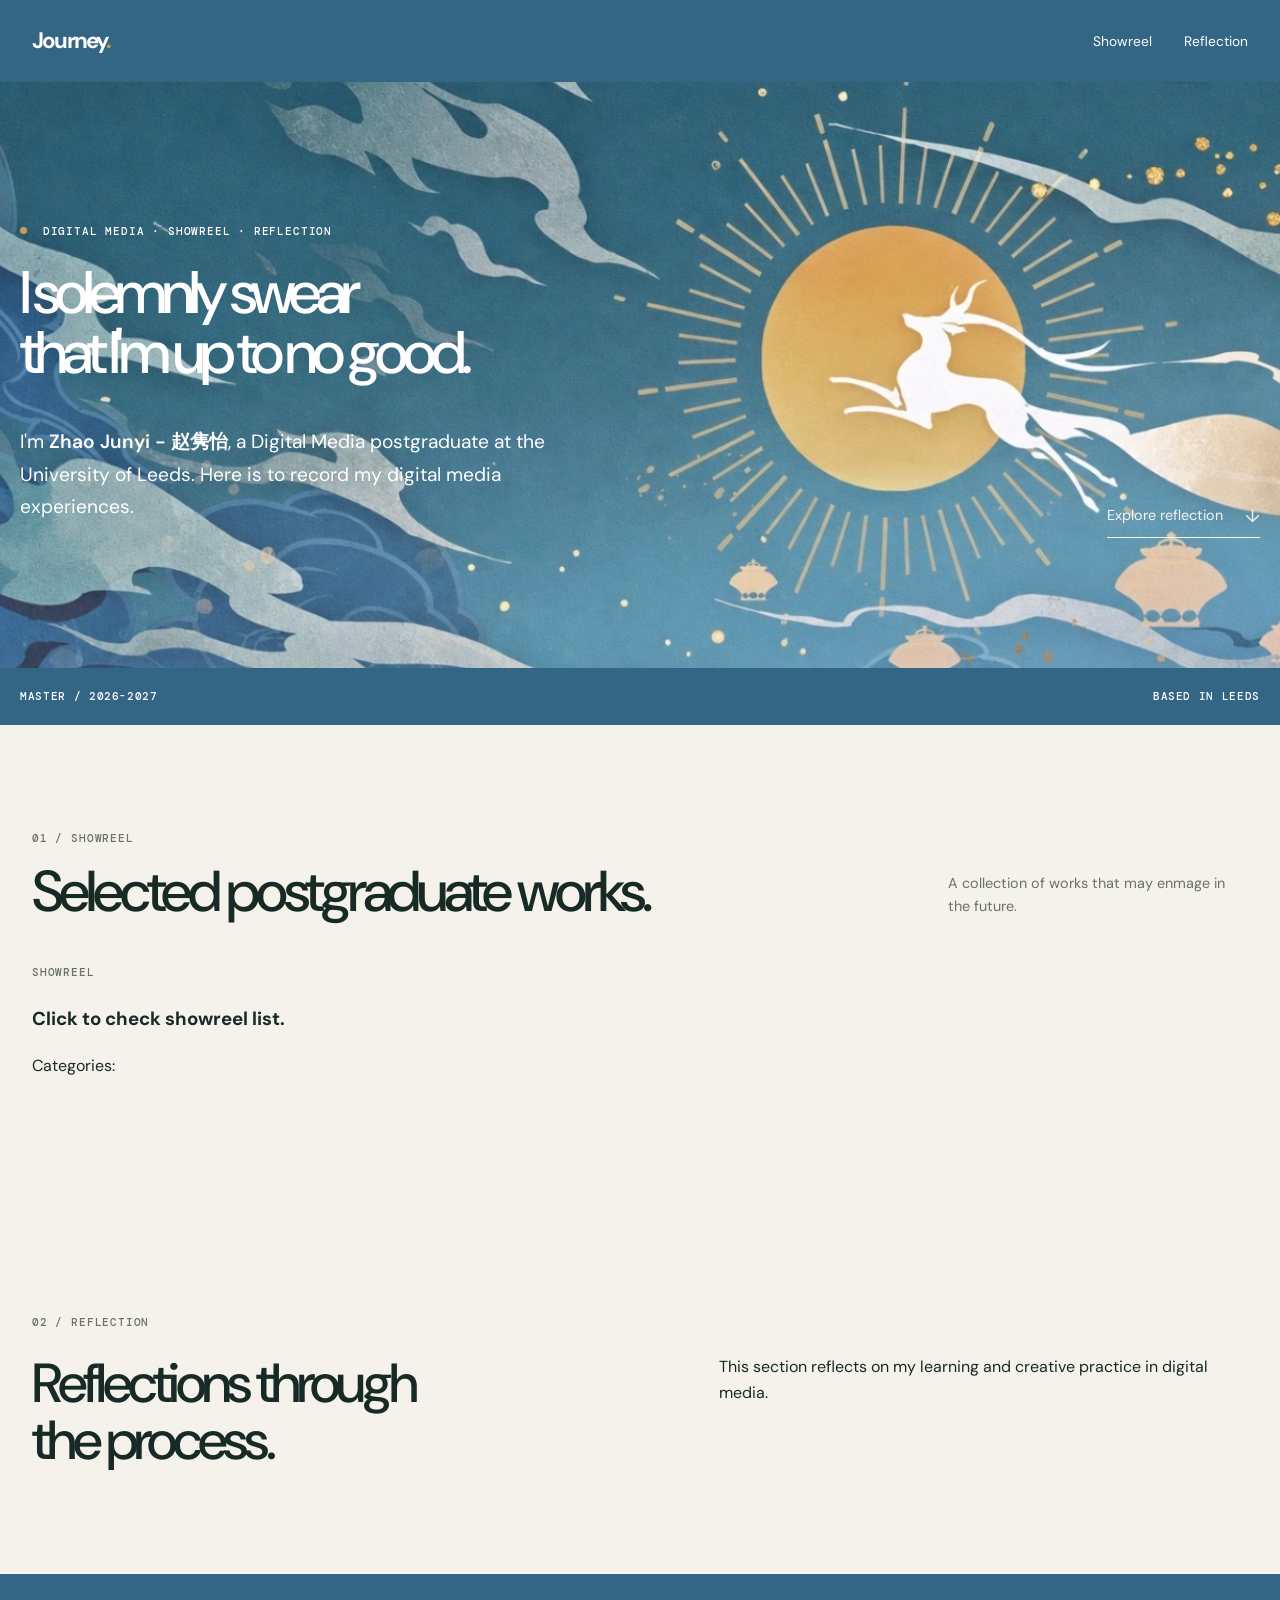
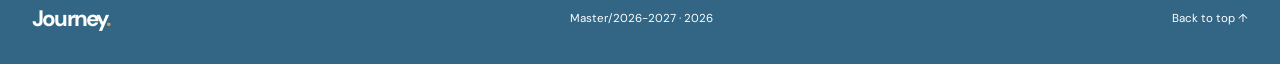
<file: index.html>
<!doctype html>
<html lang="en">
<head>
  <meta charset="utf-8">
  <meta name="viewport" content="width=device-width, initial-scale=1">
  <meta name="description" content="Digital media portfolio featuring research, storytelling, and creative projects.">
  <title>Your Name — Digital Media Portfolio</title>
  <link rel="stylesheet" href="style.css">
  <script src="script.js" defer></script>
</head>
<body>
  <a class="skip-link" href="#main">Skip to content</a>
  <header class="site-header">
    <a class="wordmark" href="#" aria-label="Back to top">Journey<span>.</span></a>
    <button class="nav-toggle" type="button" aria-expanded="false" aria-controls="primary-nav">
      <span class="nav-toggle-lines" aria-hidden="true"></span>
      <span class="sr-only">Toggle navigation</span>
    </button>
   <nav class="primary-nav" id="primary-nav" aria-label="Primary navigation">
  <a href="#showreel">Showreel</a>
  <a href="#reflection">Reflection</a>
</nav>
  </header>

  <main id="main">
    <section class="hero section-shell" id="home">
      <p class="eyebrow"><span class="status-dot"></span> DIGITAL MEDIA · SHOWREEL · REFLECTION</p>
      <h1>I solemnly swear<br>that <span class="serif-accent">I'm up to no good.</span></h1>
      <div class="hero-bottom">
        <p class="hero-intro">I'm <strong>Zhao Junyi - 赵隽怡</strong>, a Digital Media postgraduate at the University of Leeds. Here is to record my digital media experiences.</p>
        <a class="text-link" href="#reflection">Explore reflection <span aria-hidden="true">↓</span></a>
      </div>
      <div class="hero-rule"><span>MASTER / 2026-2027</span><span>BASED IN LEEDS</span></div>
    </section>

   <!-- SHOWREEL MODULE -->
<section class="work-section section-shell" id="showreel">
  <div class="section-heading">
    <div>
      <p class="eyebrow">01 / SHOWREEL</p>
      <h2>Selected postgraduate works.</h2>
    </div>

    <p class="section-note">
      A collection of works that may enmage in the future.
    </p>
  </div>

  <div class="showreel-placeholder">
    <p class="eyebrow">SHOWREEL</p>
    <h3>Click to check showreel list.</h3>
    <p>
      Categories:
    </p>
  </div>
</section>


<!-- REFLECTION MODULE -->
<section class="about-section" id="reflection">
  <div class="section-shell about-layout">

    <div>
      <p class="eyebrow">02 / REFLECTION</p>
     <a href="reflection.html" aria-label="Read weekly reflections">
  <h2>
    Reflections through<br>
    <span class="serif-accent">the process.</span>
  </h2>
</a>
    </div>

    <div class="about-copy">
      <p>
        This section reflects on my learning and creative practice
        in digital media.
      </p>
    </div>

  </div>
</section>
  
  </main>

  <footer class="site-footer section-shell"><a class="wordmark" href="#home">Journey<span>.</span></a><p>Master/2026-2027 · <span id="year">2026</span></p><a href="#home">Back to top ↑</a></footer>
</body>
</html>
</file>
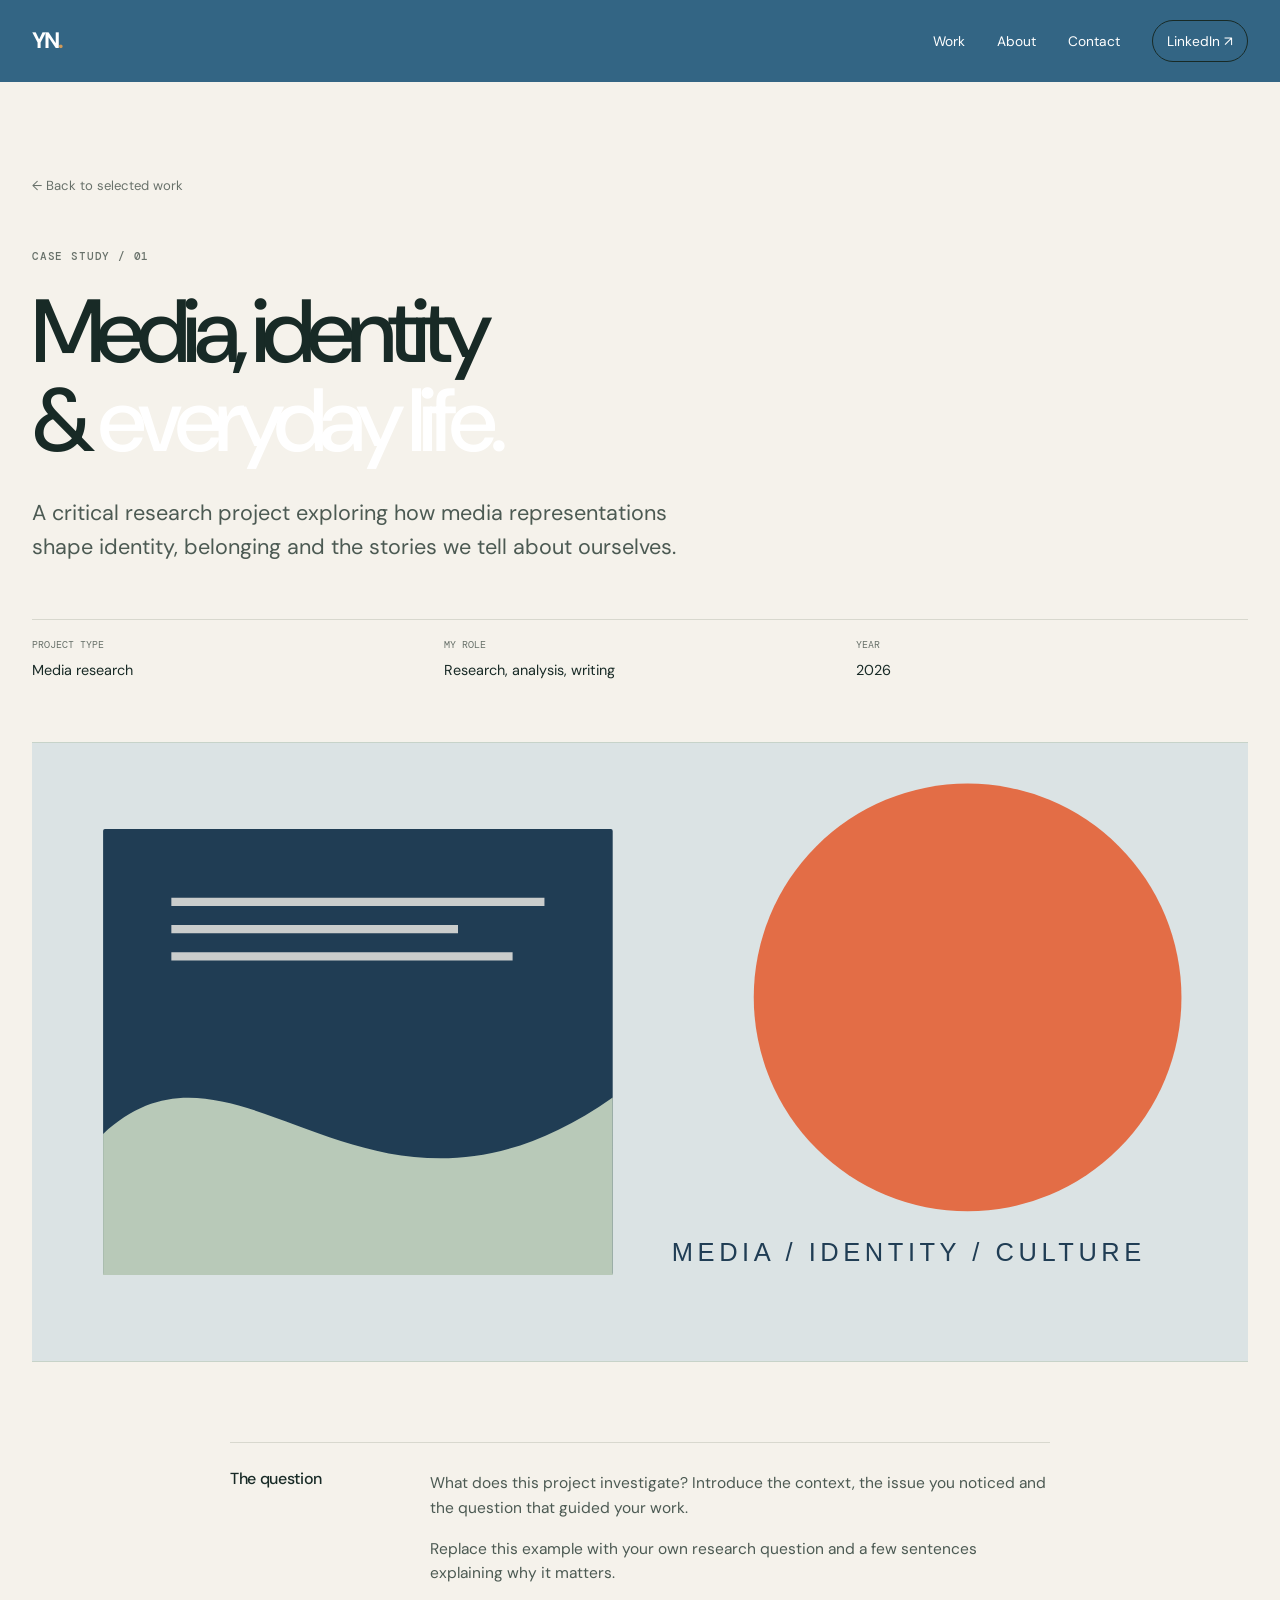
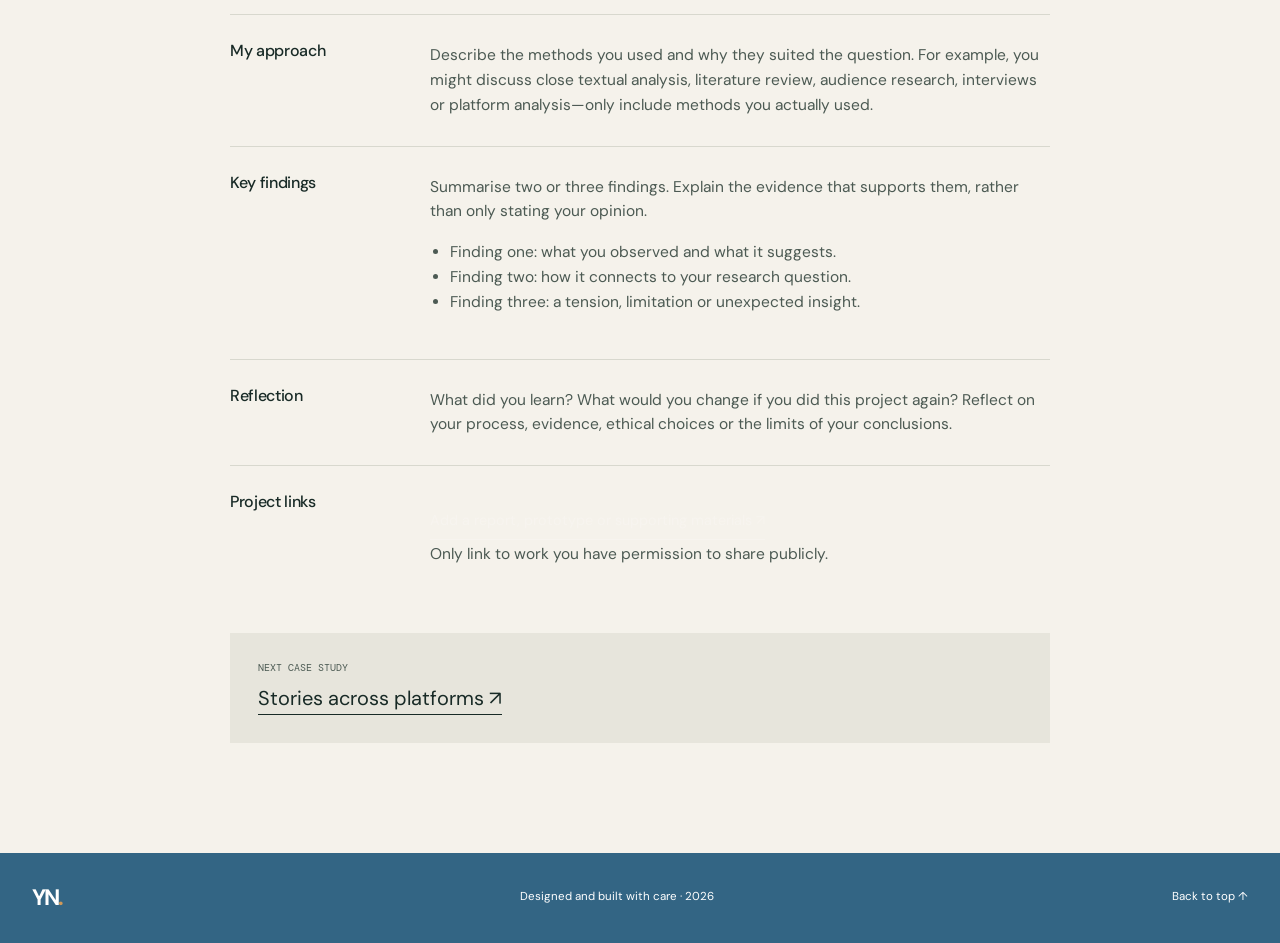
<file: project-01.html>
<!doctype html>
<html lang="en">
<head>
  <meta charset="utf-8"><meta name="viewport" content="width=device-width, initial-scale=1">
  <meta name="description" content="Case study: Media, identity and everyday life.">
  <title>Media, Identity & Everyday Life — Your Name</title><link rel="stylesheet" href="style.css"><script src="script.js" defer></script>
</head>
<body>
  <header class="site-header"><a class="wordmark" href="index.html">YN<span>.</span></a><button class="nav-toggle" type="button" aria-expanded="false" aria-controls="primary-nav"><span class="nav-toggle-lines" aria-hidden="true"></span><span class="sr-only">Toggle navigation</span></button><nav class="primary-nav" id="primary-nav" aria-label="Primary navigation"><a href="index.html#work">Work</a><a href="index.html#about">About</a><a href="index.html#contact">Contact</a><a class="nav-resume" href="https://www.linkedin.com/" target="_blank" rel="noreferrer">LinkedIn ↗</a></nav></header>
  <main id="main"><section class="case-hero section-shell"><a class="back-link" href="index.html#work">← Back to selected work</a><p class="eyebrow">CASE STUDY / 01</p><h1>Media, identity<br>& <span class="serif-accent">everyday life.</span></h1><p class="case-deck">A critical research project exploring how media representations shape identity, belonging and the stories we tell about ourselves.</p><div class="case-facts"><div><span class="case-fact-label">Project type</span><span class="case-fact-value">Media research</span></div><div><span class="case-fact-label">My role</span><span class="case-fact-value">Research, analysis, writing</span></div><div><span class="case-fact-label">Year</span><span class="case-fact-value">2026</span></div></div></section>
  <div class="section-shell"><img class="case-cover" src="assets/project-01.svg" alt="Abstract blue, cream and orange project cover"></div>
  <div class="case-content"><section><h2>The question</h2><div><p>What does this project investigate? Introduce the context, the issue you noticed and the question that guided your work.</p><p>Replace this example with your own research question and a few sentences explaining why it matters.</p></div></section><section><h2>My approach</h2><div><p>Describe the methods you used and why they suited the question. For example, you might discuss close textual analysis, literature review, audience research, interviews or platform analysis—only include methods you actually used.</p></div></section><section><h2>Key findings</h2><div><p>Summarise two or three findings. Explain the evidence that supports them, rather than only stating your opinion.</p><ul><li>Finding one: what you observed and what it suggests.</li><li>Finding two: how it connects to your research question.</li><li>Finding three: a tension, limitation or unexpected insight.</li></ul></div></section><section><h2>Reflection</h2><div><p>What did you learn? What would you change if you did this project again? Reflect on your process, evidence, ethical choices or the limits of your conclusions.</p></div></section><section><h2>Project links</h2><div><p><a class="text-link" href="https://github.com/" target="_blank" rel="noreferrer">Add a report, prototype or supporting materials ↗</a></p><p>Only link to work you have permission to share publicly.</p></div></section><div class="case-next"><p>Next case study</p><a href="project-02.html">Stories across platforms ↗</a></div></div></main>
  <footer class="site-footer section-shell"><a class="wordmark" href="index.html">YN<span>.</span></a><p>Designed and built with care · <span id="year">2026</span></p><a href="#main">Back to top ↑</a></footer>
</body></html>
</file>
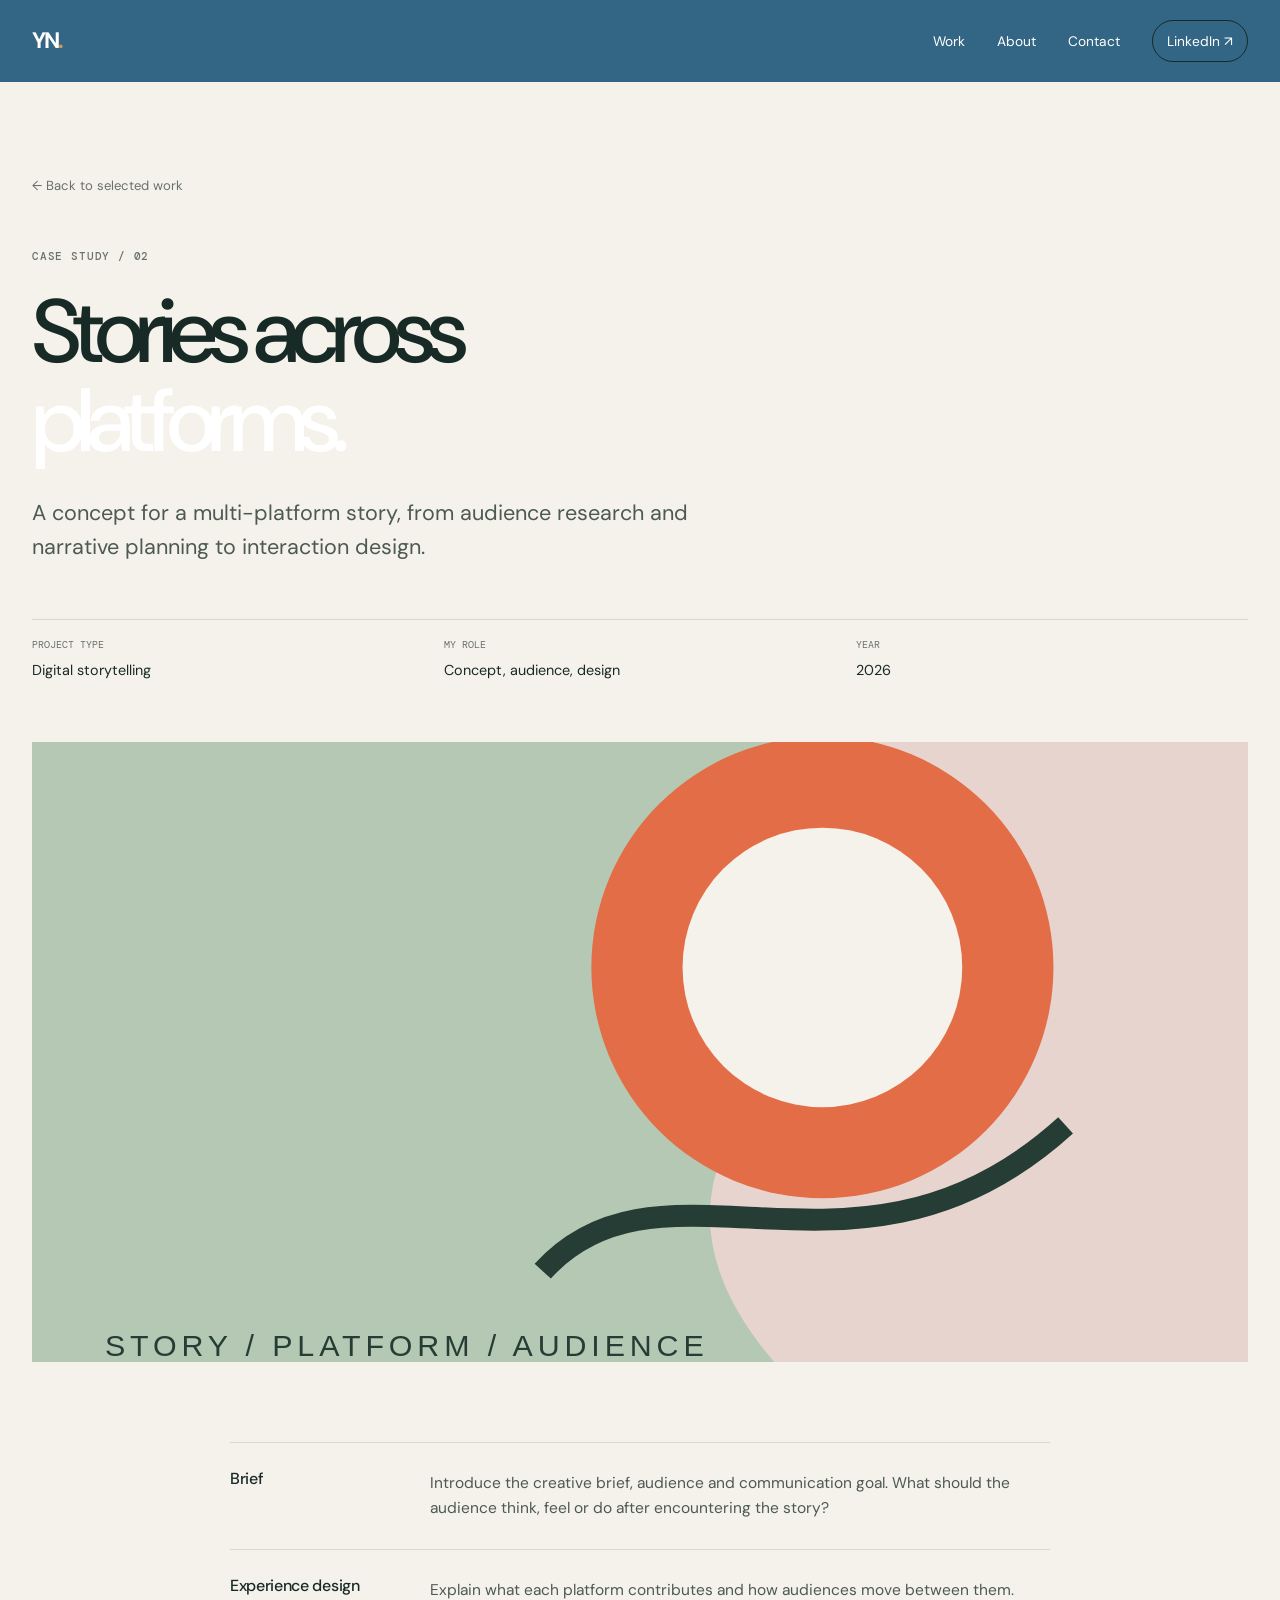
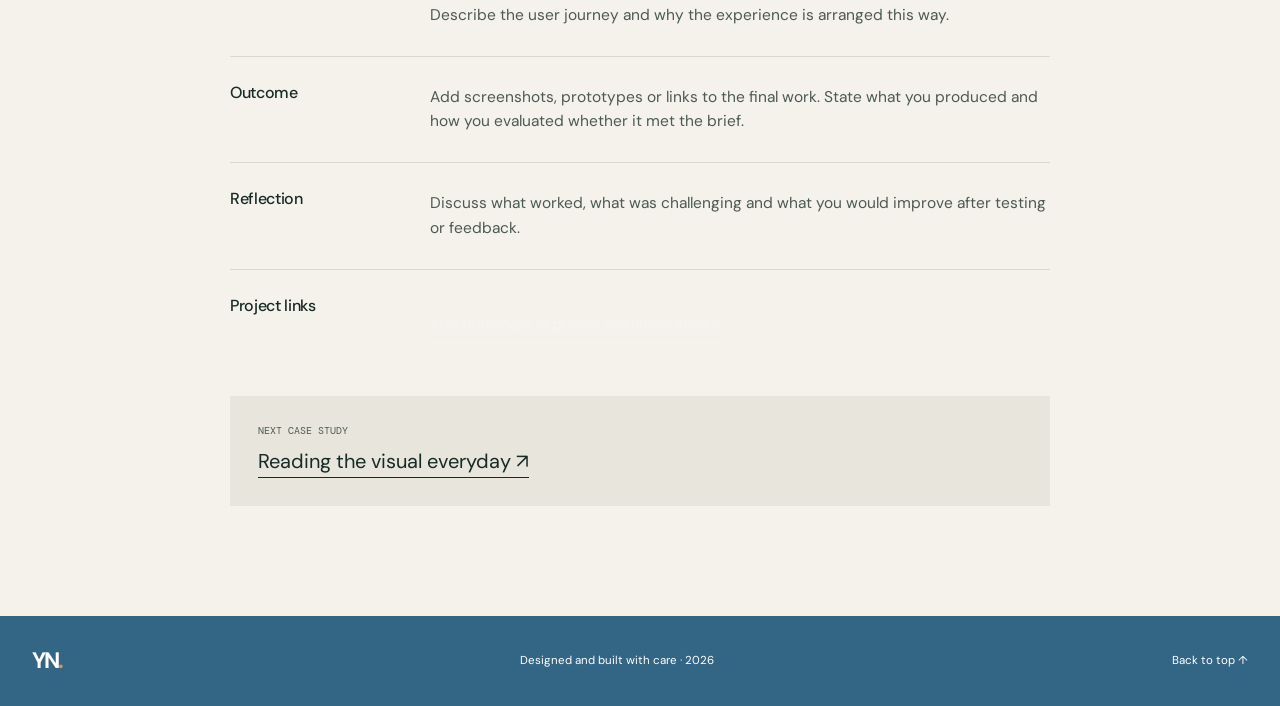
<file: project-02.html>
<!doctype html>
<html lang="en">
<head><meta charset="utf-8"><meta name="viewport" content="width=device-width, initial-scale=1"><meta name="description" content="Case study: Stories across platforms."><title>Stories Across Platforms — Your Name</title><link rel="stylesheet" href="style.css"><script src="script.js" defer></script></head>
<body><header class="site-header"><a class="wordmark" href="index.html">YN<span>.</span></a><button class="nav-toggle" type="button" aria-expanded="false" aria-controls="primary-nav"><span class="nav-toggle-lines" aria-hidden="true"></span><span class="sr-only">Toggle navigation</span></button><nav class="primary-nav" id="primary-nav" aria-label="Primary navigation"><a href="index.html#work">Work</a><a href="index.html#about">About</a><a href="index.html#contact">Contact</a><a class="nav-resume" href="https://www.linkedin.com/" target="_blank" rel="noreferrer">LinkedIn ↗</a></nav></header>
<main id="main"><section class="case-hero section-shell"><a class="back-link" href="index.html#work">← Back to selected work</a><p class="eyebrow">CASE STUDY / 02</p><h1>Stories across<br><span class="serif-accent">platforms.</span></h1><p class="case-deck">A concept for a multi-platform story, from audience research and narrative planning to interaction design.</p><div class="case-facts"><div><span class="case-fact-label">Project type</span><span class="case-fact-value">Digital storytelling</span></div><div><span class="case-fact-label">My role</span><span class="case-fact-value">Concept, audience, design</span></div><div><span class="case-fact-label">Year</span><span class="case-fact-value">2026</span></div></div></section><div class="section-shell"><img class="case-cover" src="assets/project-02.svg" alt="Abstract layered pink and green project cover"></div><div class="case-content"><section><h2>Brief</h2><div><p>Introduce the creative brief, audience and communication goal. What should the audience think, feel or do after encountering the story?</p></div></section><section><h2>Experience design</h2><div><p>Explain what each platform contributes and how audiences move between them. Describe the user journey and why the experience is arranged this way.</p></div></section><section><h2>Outcome</h2><div><p>Add screenshots, prototypes or links to the final work. State what you produced and how you evaluated whether it met the brief.</p></div></section><section><h2>Reflection</h2><div><p>Discuss what worked, what was challenging and what you would improve after testing or feedback.</p></div></section><section><h2>Project links</h2><div><p><a class="text-link" href="https://github.com/" target="_blank" rel="noreferrer">Add prototype or project documentation ↗</a></p></div></section><div class="case-next"><p>Next case study</p><a href="project-03.html">Reading the visual everyday ↗</a></div></div></main><footer class="site-footer section-shell"><a class="wordmark" href="index.html">YN<span>.</span></a><p>Designed and built with care · <span id="year">2026</span></p><a href="#main">Back to top ↑</a></footer></body></html>
</file>
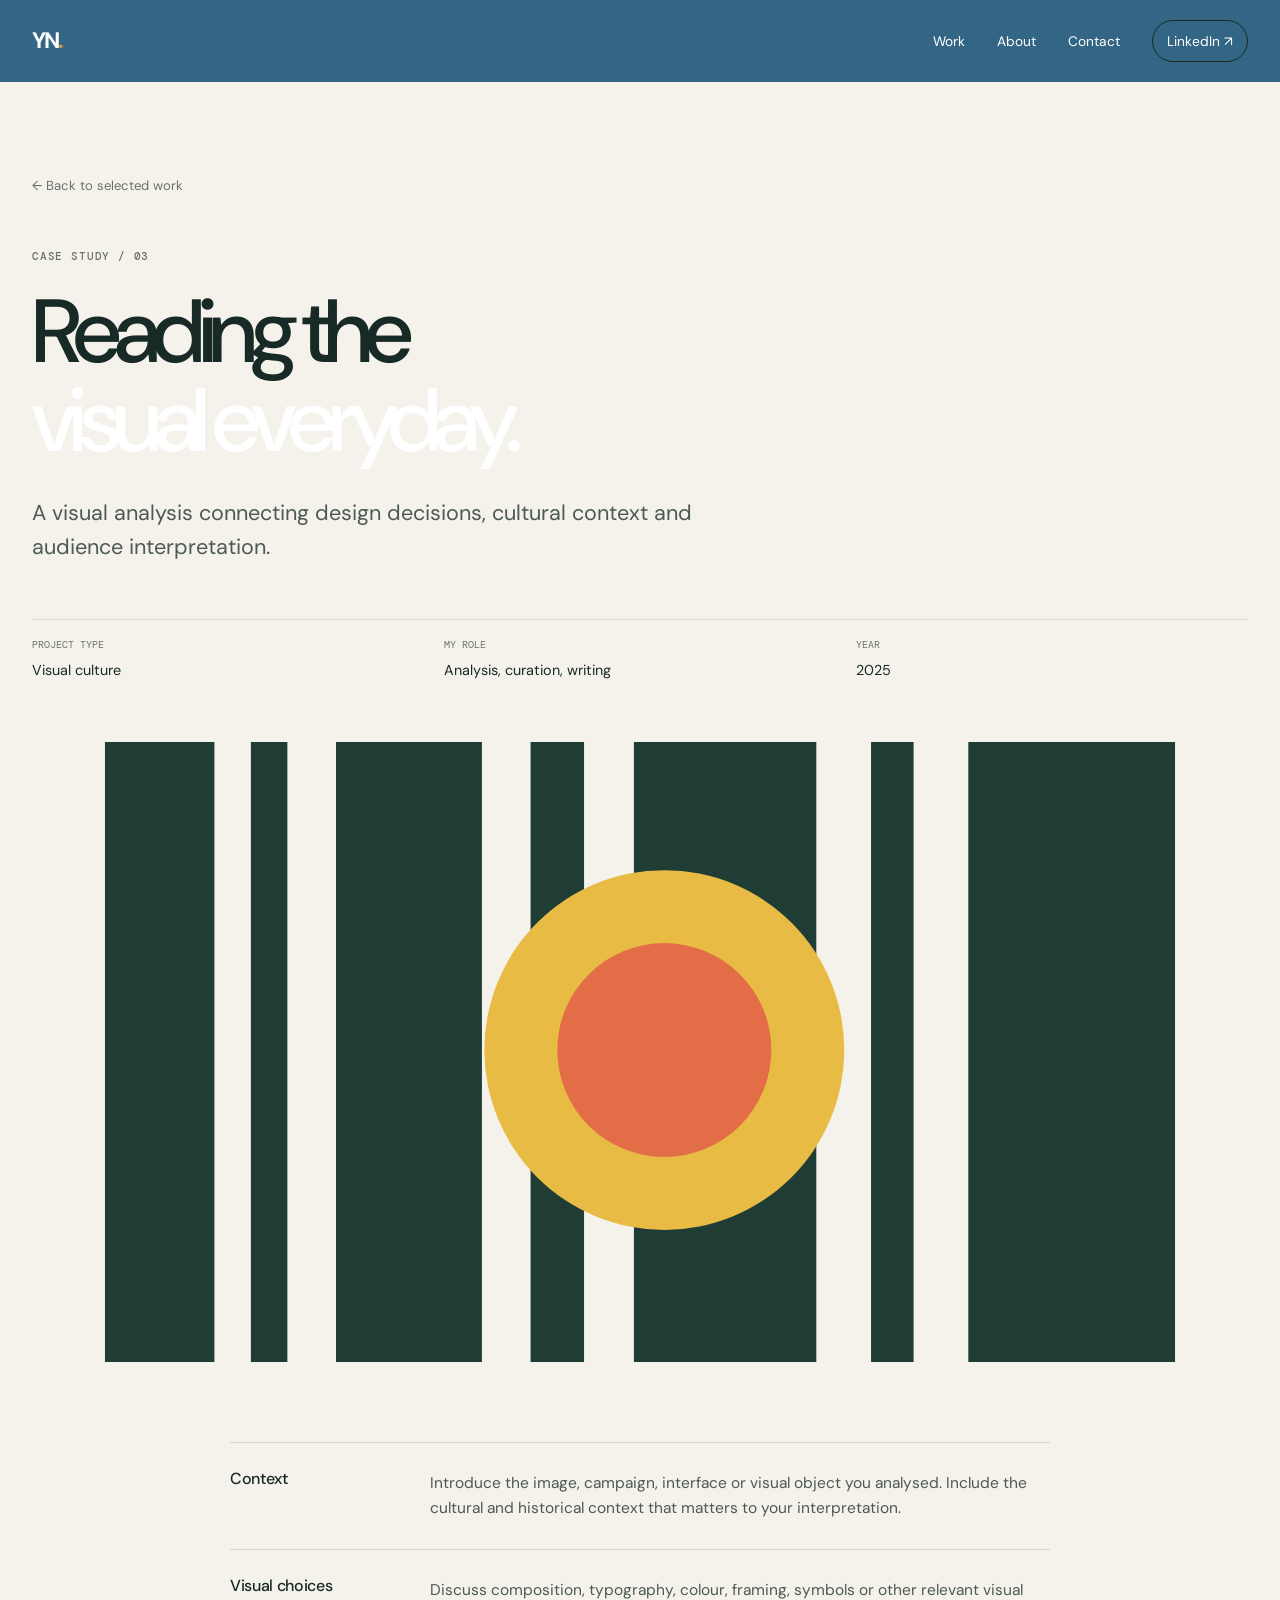
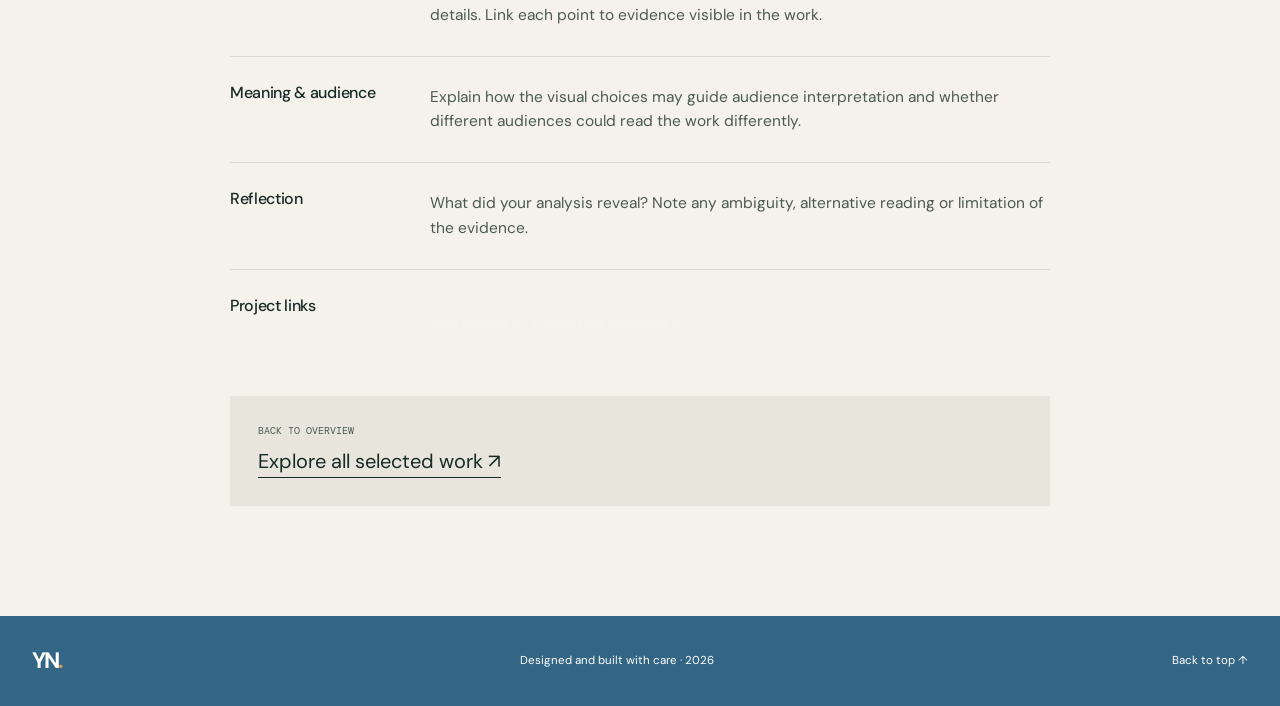
<file: project-03.html>
<!doctype html>
<html lang="en">
<head><meta charset="utf-8"><meta name="viewport" content="width=device-width, initial-scale=1"><meta name="description" content="Case study: Reading the visual everyday."><title>Reading the Visual Everyday — Your Name</title><link rel="stylesheet" href="style.css"><script src="script.js" defer></script></head>
<body><header class="site-header"><a class="wordmark" href="index.html">YN<span>.</span></a><button class="nav-toggle" type="button" aria-expanded="false" aria-controls="primary-nav"><span class="nav-toggle-lines" aria-hidden="true"></span><span class="sr-only">Toggle navigation</span></button><nav class="primary-nav" id="primary-nav" aria-label="Primary navigation"><a href="index.html#work">Work</a><a href="index.html#about">About</a><a href="index.html#contact">Contact</a><a class="nav-resume" href="https://www.linkedin.com/" target="_blank" rel="noreferrer">LinkedIn ↗</a></nav></header>
<main id="main"><section class="case-hero section-shell"><a class="back-link" href="index.html#work">← Back to selected work</a><p class="eyebrow">CASE STUDY / 03</p><h1>Reading the<br><span class="serif-accent">visual everyday.</span></h1><p class="case-deck">A visual analysis connecting design decisions, cultural context and audience interpretation.</p><div class="case-facts"><div><span class="case-fact-label">Project type</span><span class="case-fact-value">Visual culture</span></div><div><span class="case-fact-label">My role</span><span class="case-fact-value">Analysis, curation, writing</span></div><div><span class="case-fact-label">Year</span><span class="case-fact-value">2025</span></div></div></section><div class="section-shell"><img class="case-cover" src="assets/project-03.svg" alt="Abstract black-and-white pattern with a yellow circle"></div><div class="case-content"><section><h2>Context</h2><div><p>Introduce the image, campaign, interface or visual object you analysed. Include the cultural and historical context that matters to your interpretation.</p></div></section><section><h2>Visual choices</h2><div><p>Discuss composition, typography, colour, framing, symbols or other relevant visual details. Link each point to evidence visible in the work.</p></div></section><section><h2>Meaning & audience</h2><div><p>Explain how the visual choices may guide audience interpretation and whether different audiences could read the work differently.</p></div></section><section><h2>Reflection</h2><div><p>What did your analysis reveal? Note any ambiguity, alternative reading or limitation of the evidence.</p></div></section><section><h2>Project links</h2><div><p><a class="text-link" href="https://github.com/" target="_blank" rel="noreferrer">Add images or supporting materials ↗</a></p></div></section><div class="case-next"><p>Back to overview</p><a href="index.html#work">Explore all selected work ↗</a></div></div></main><footer class="site-footer section-shell"><a class="wordmark" href="index.html">YN<span>.</span></a><p>Designed and built with care · <span id="year">2026</span></p><a href="#main">Back to top ↑</a></footer></body></html>
</file>
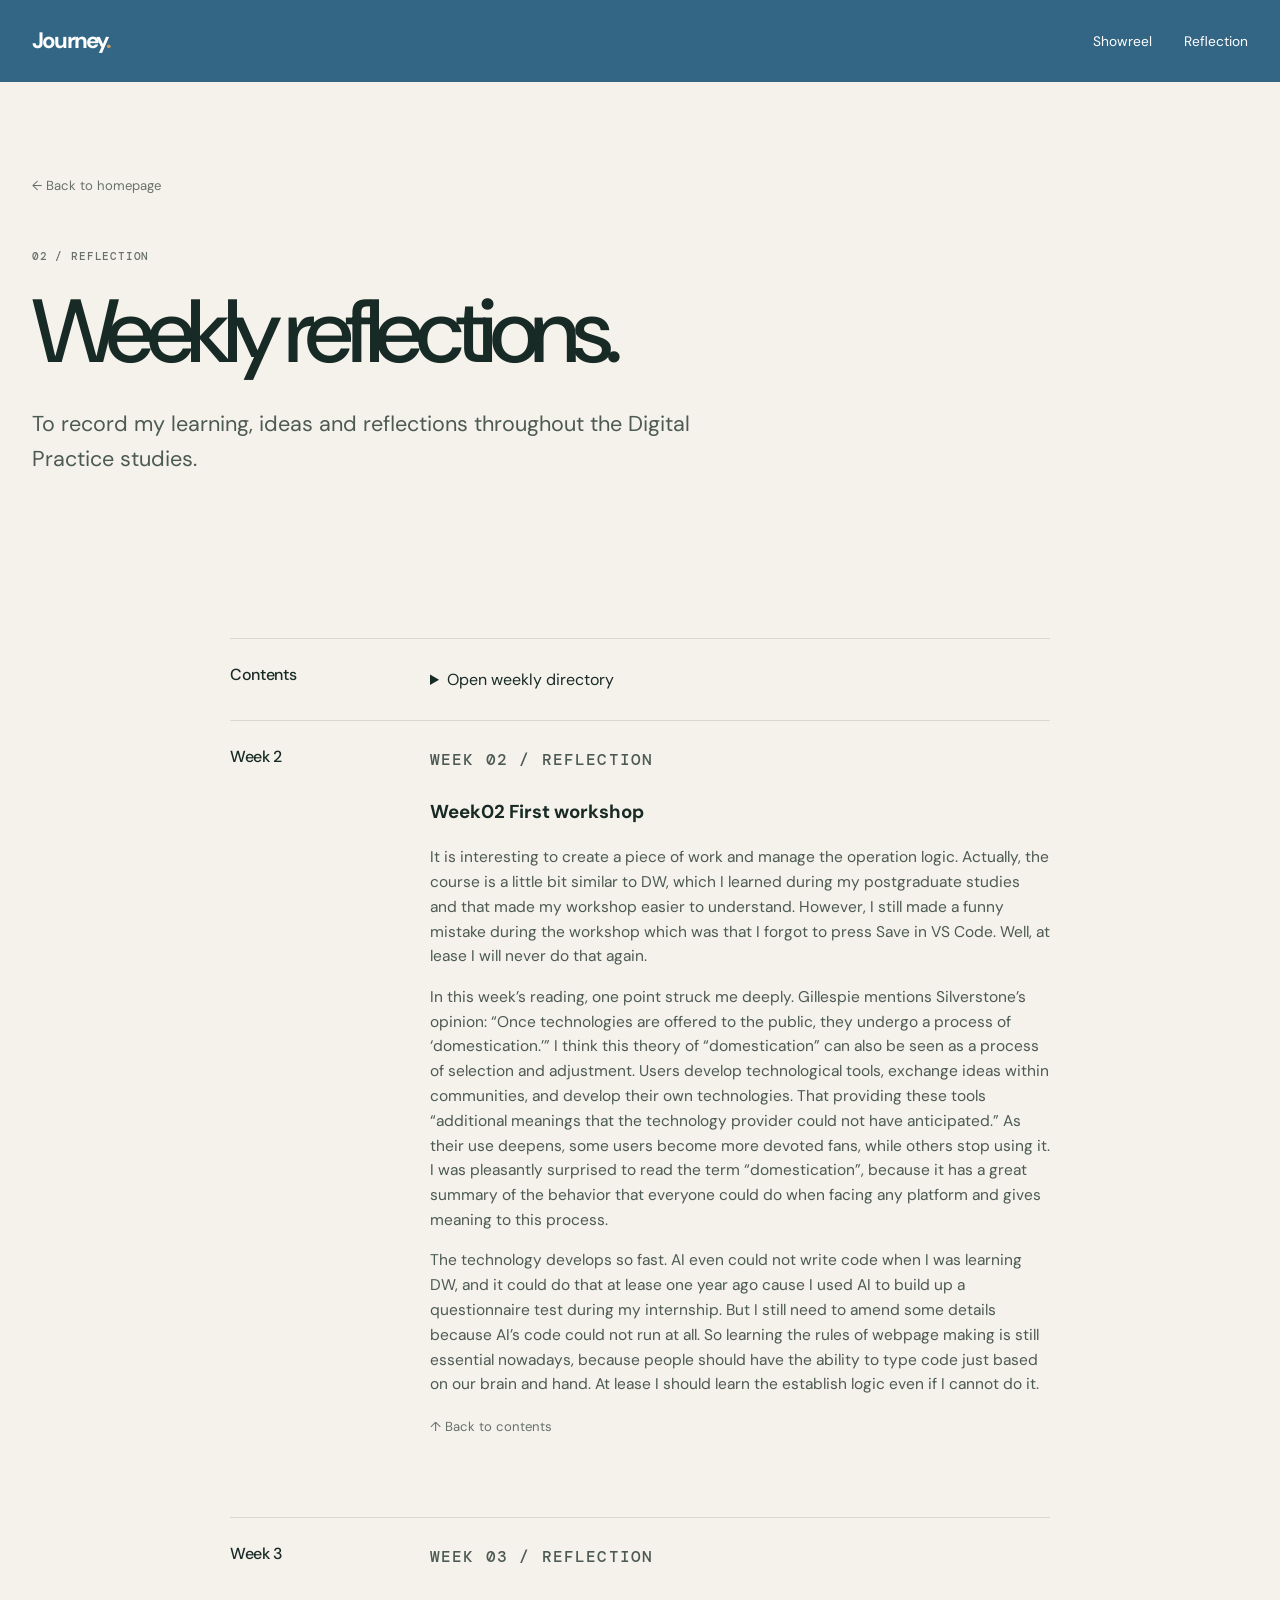
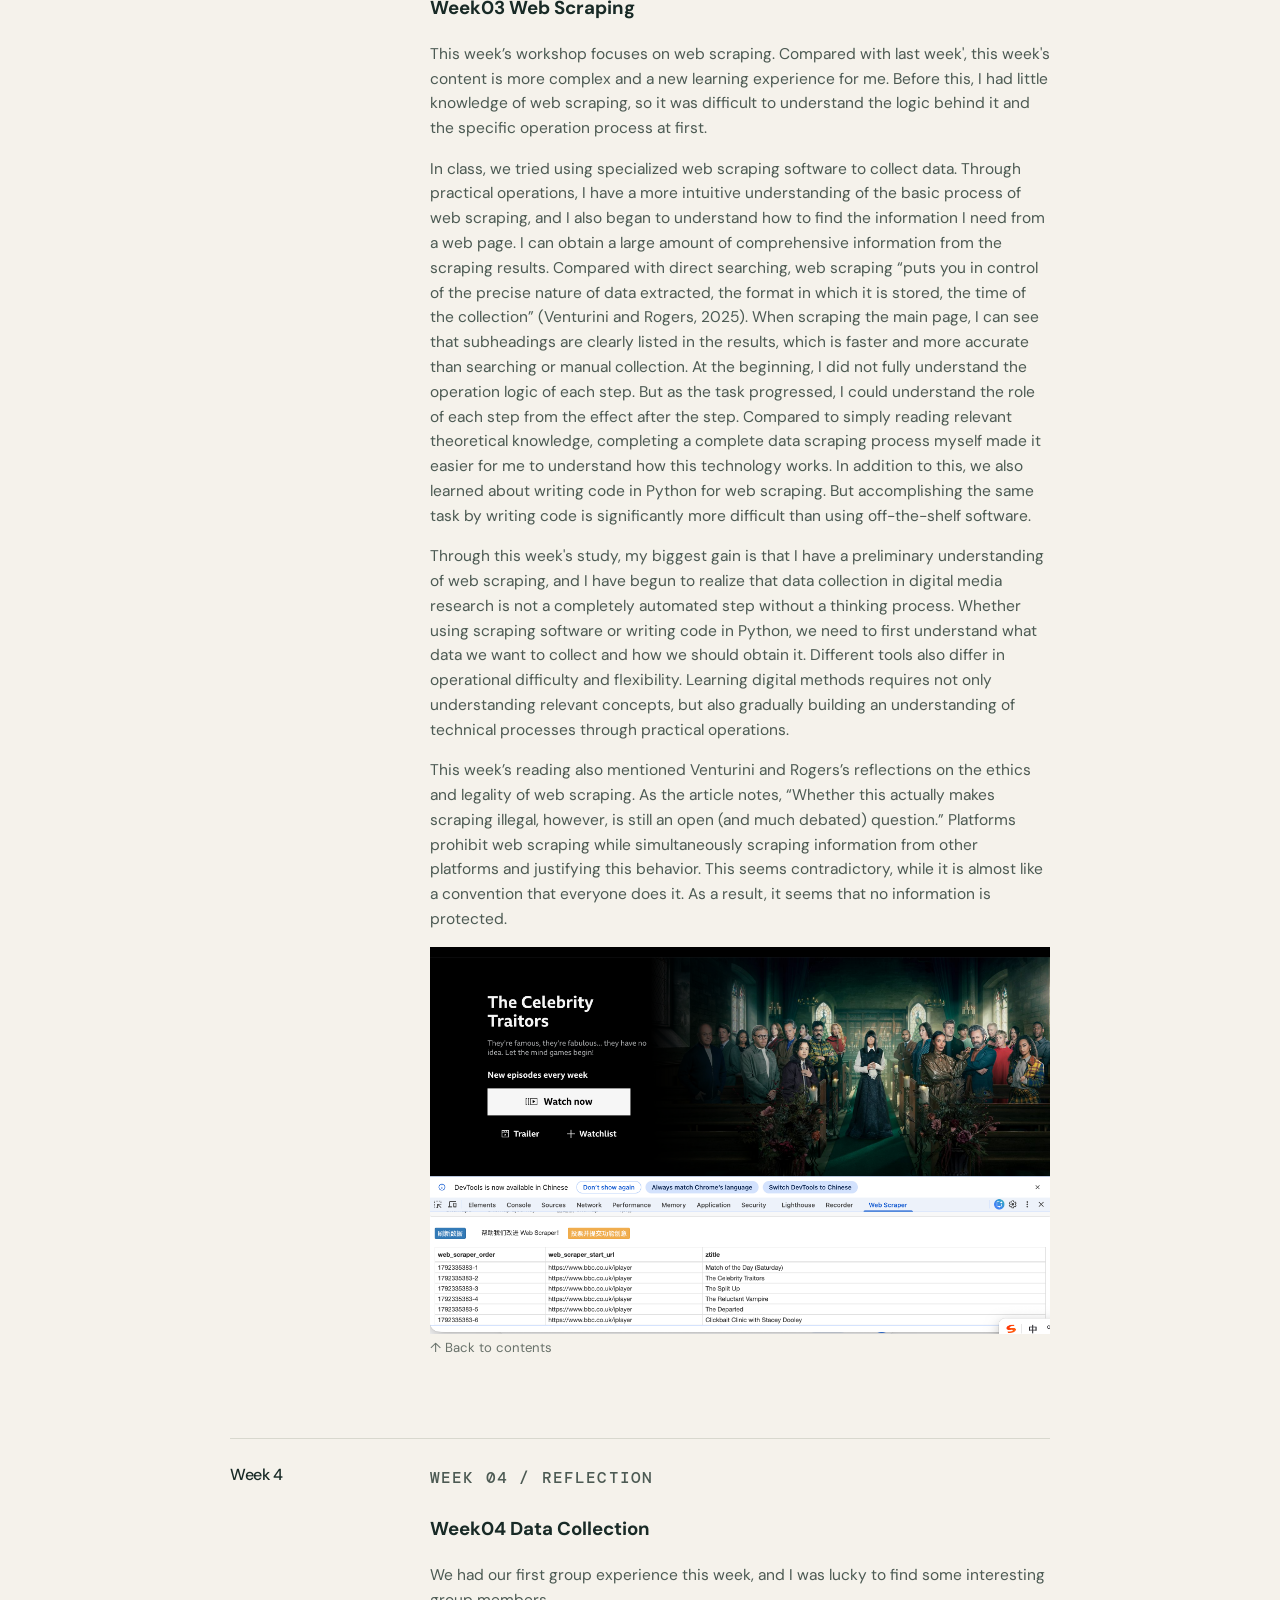
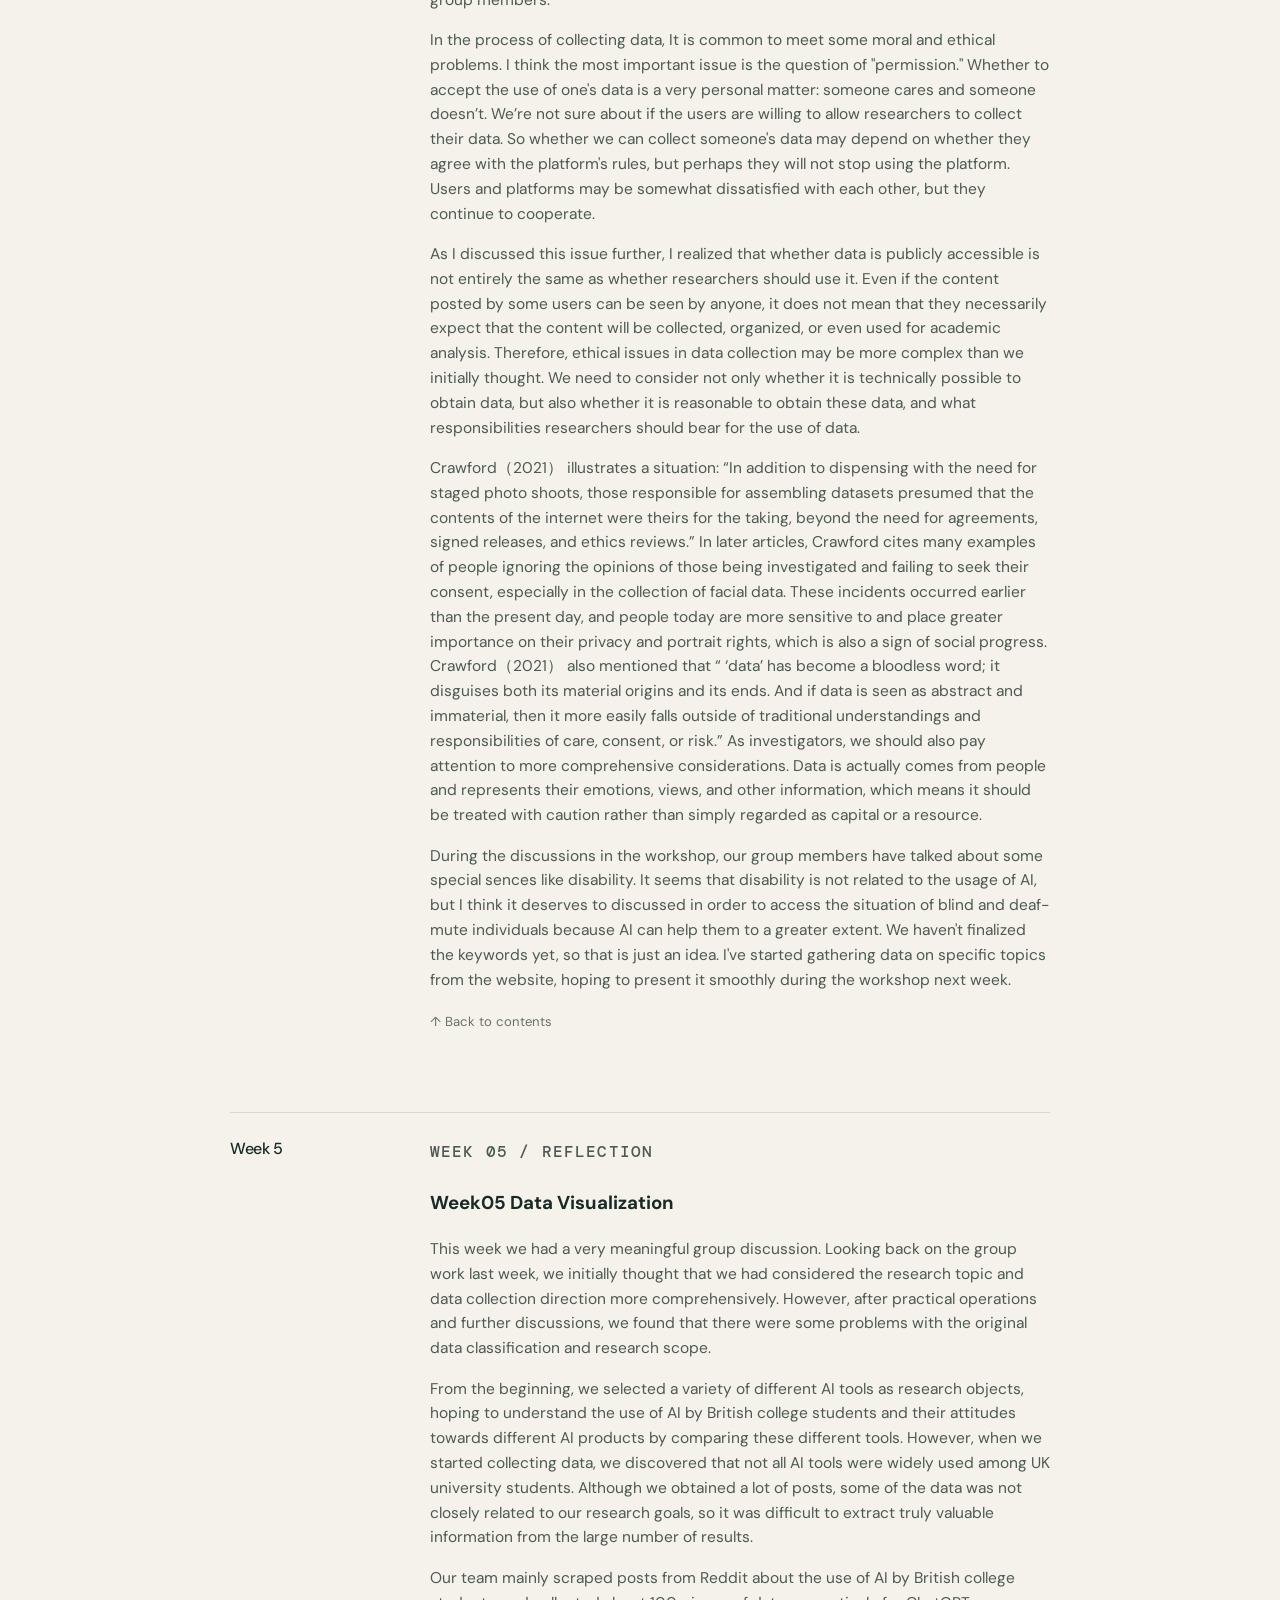
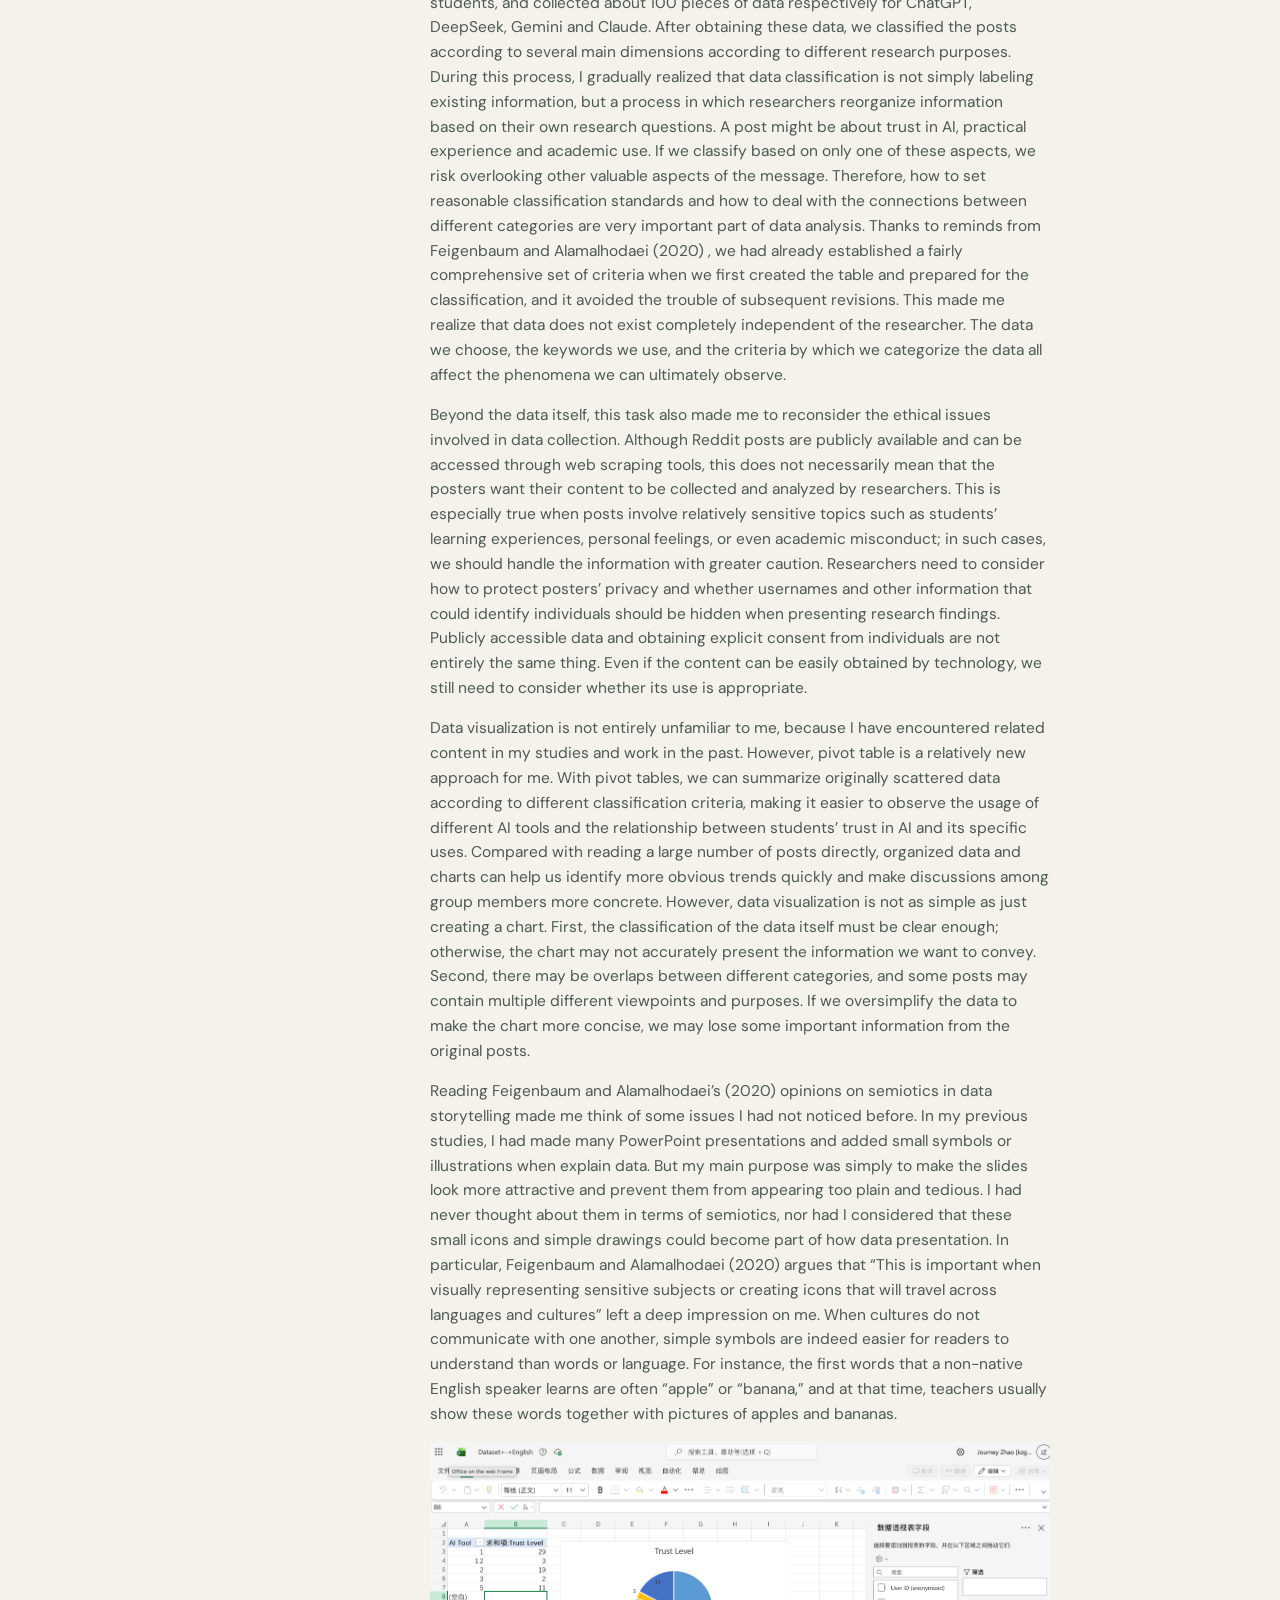
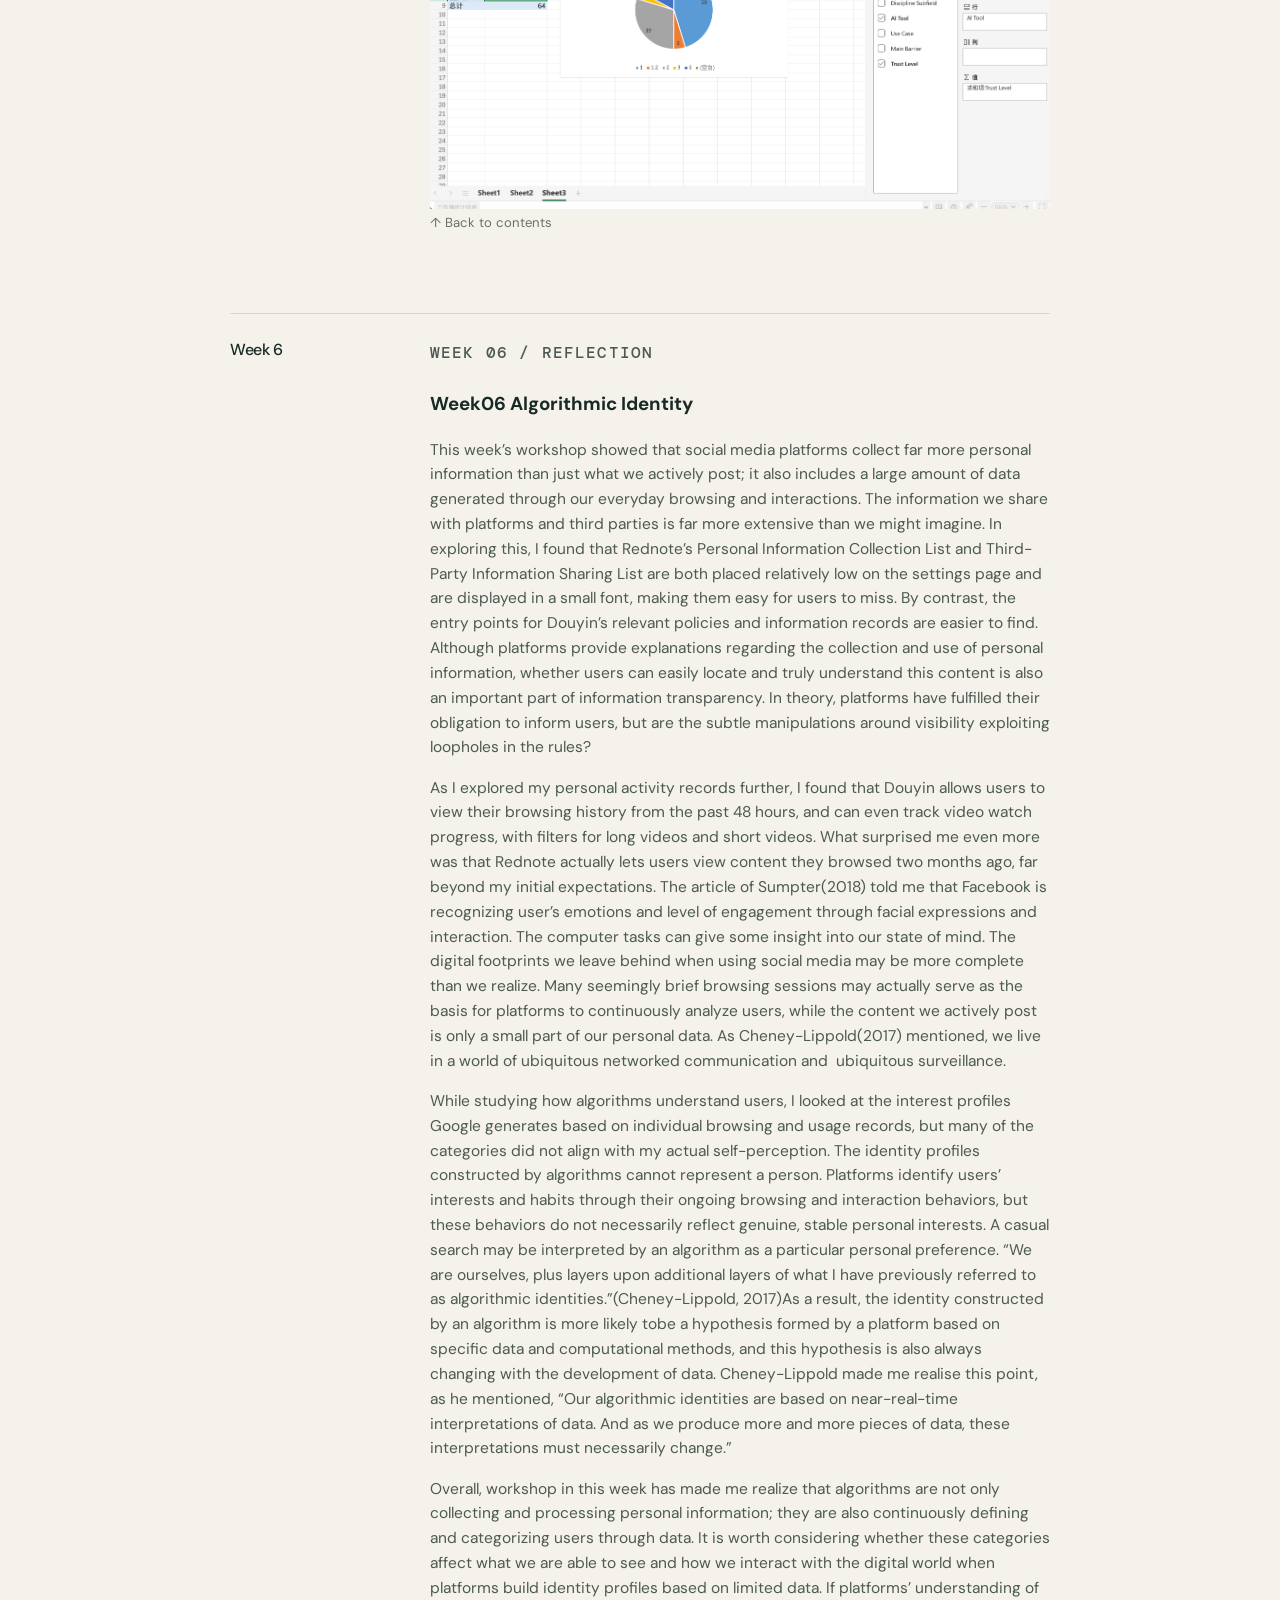
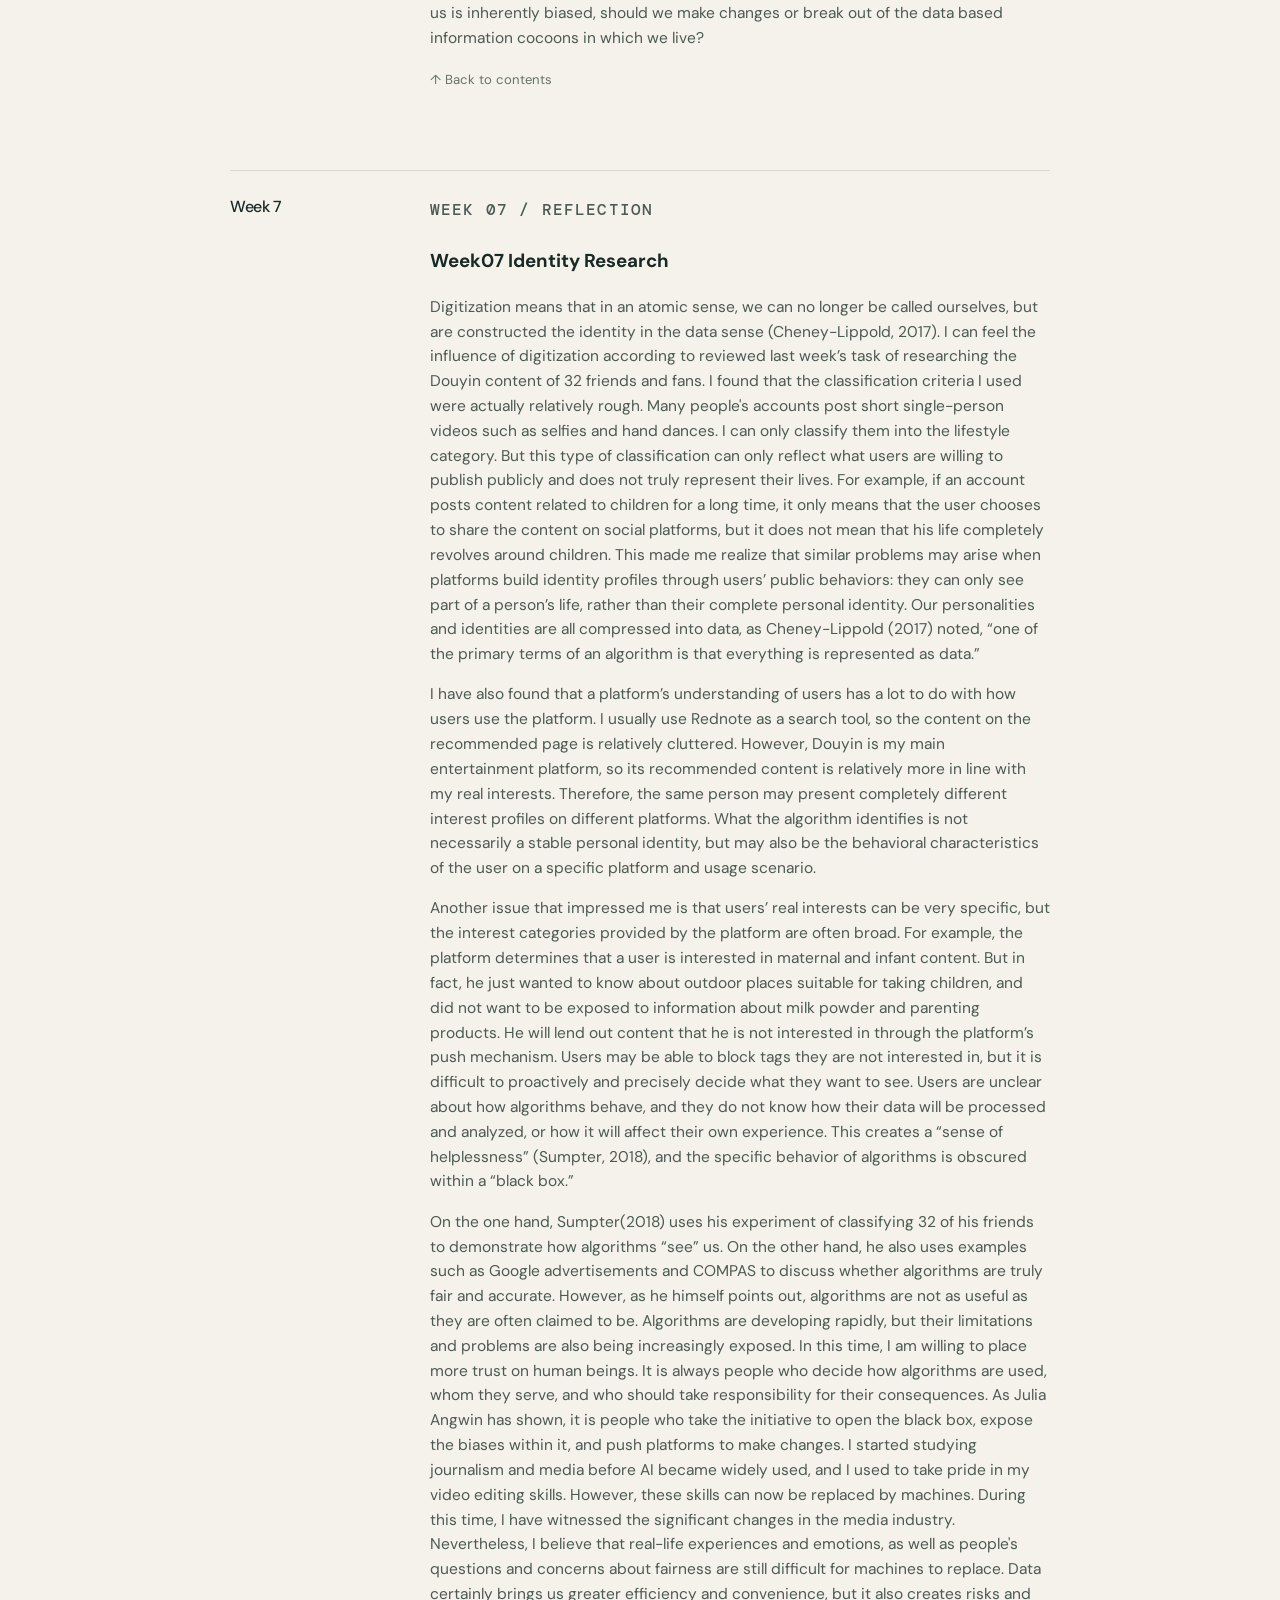
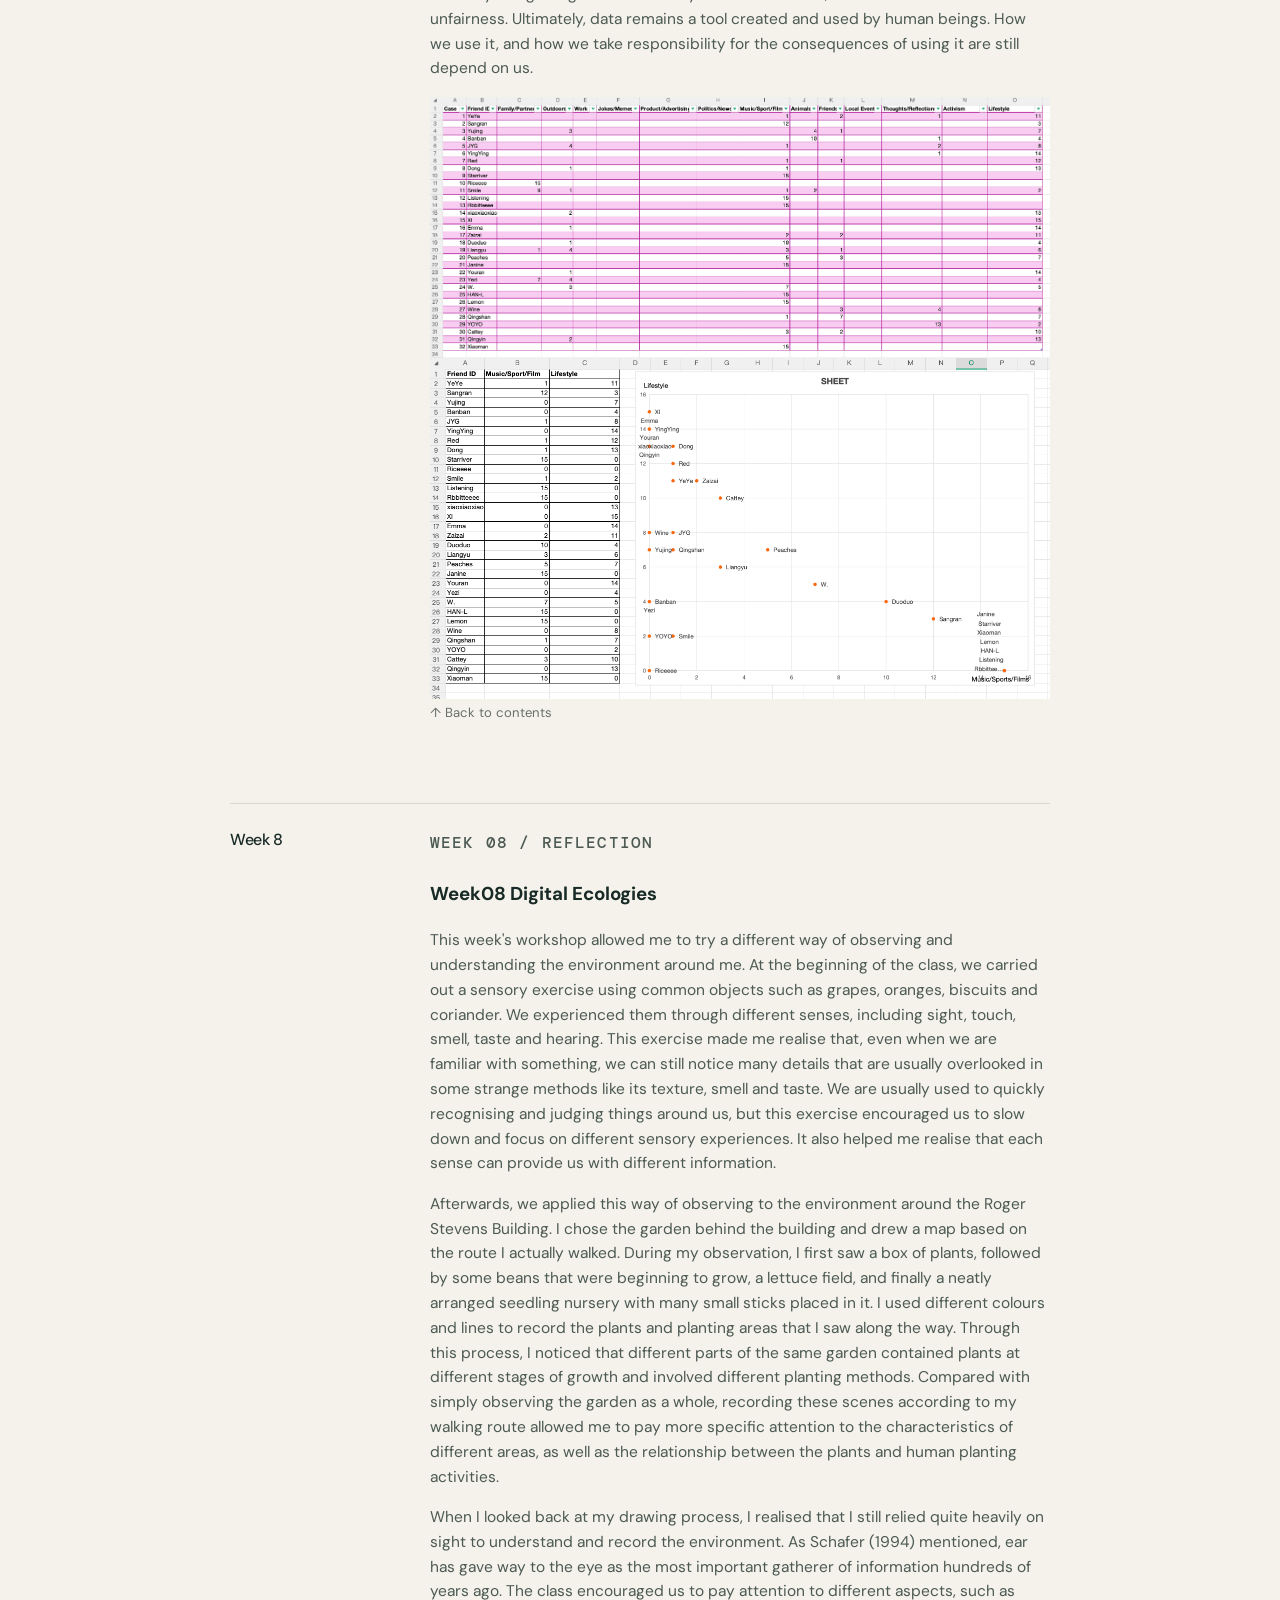
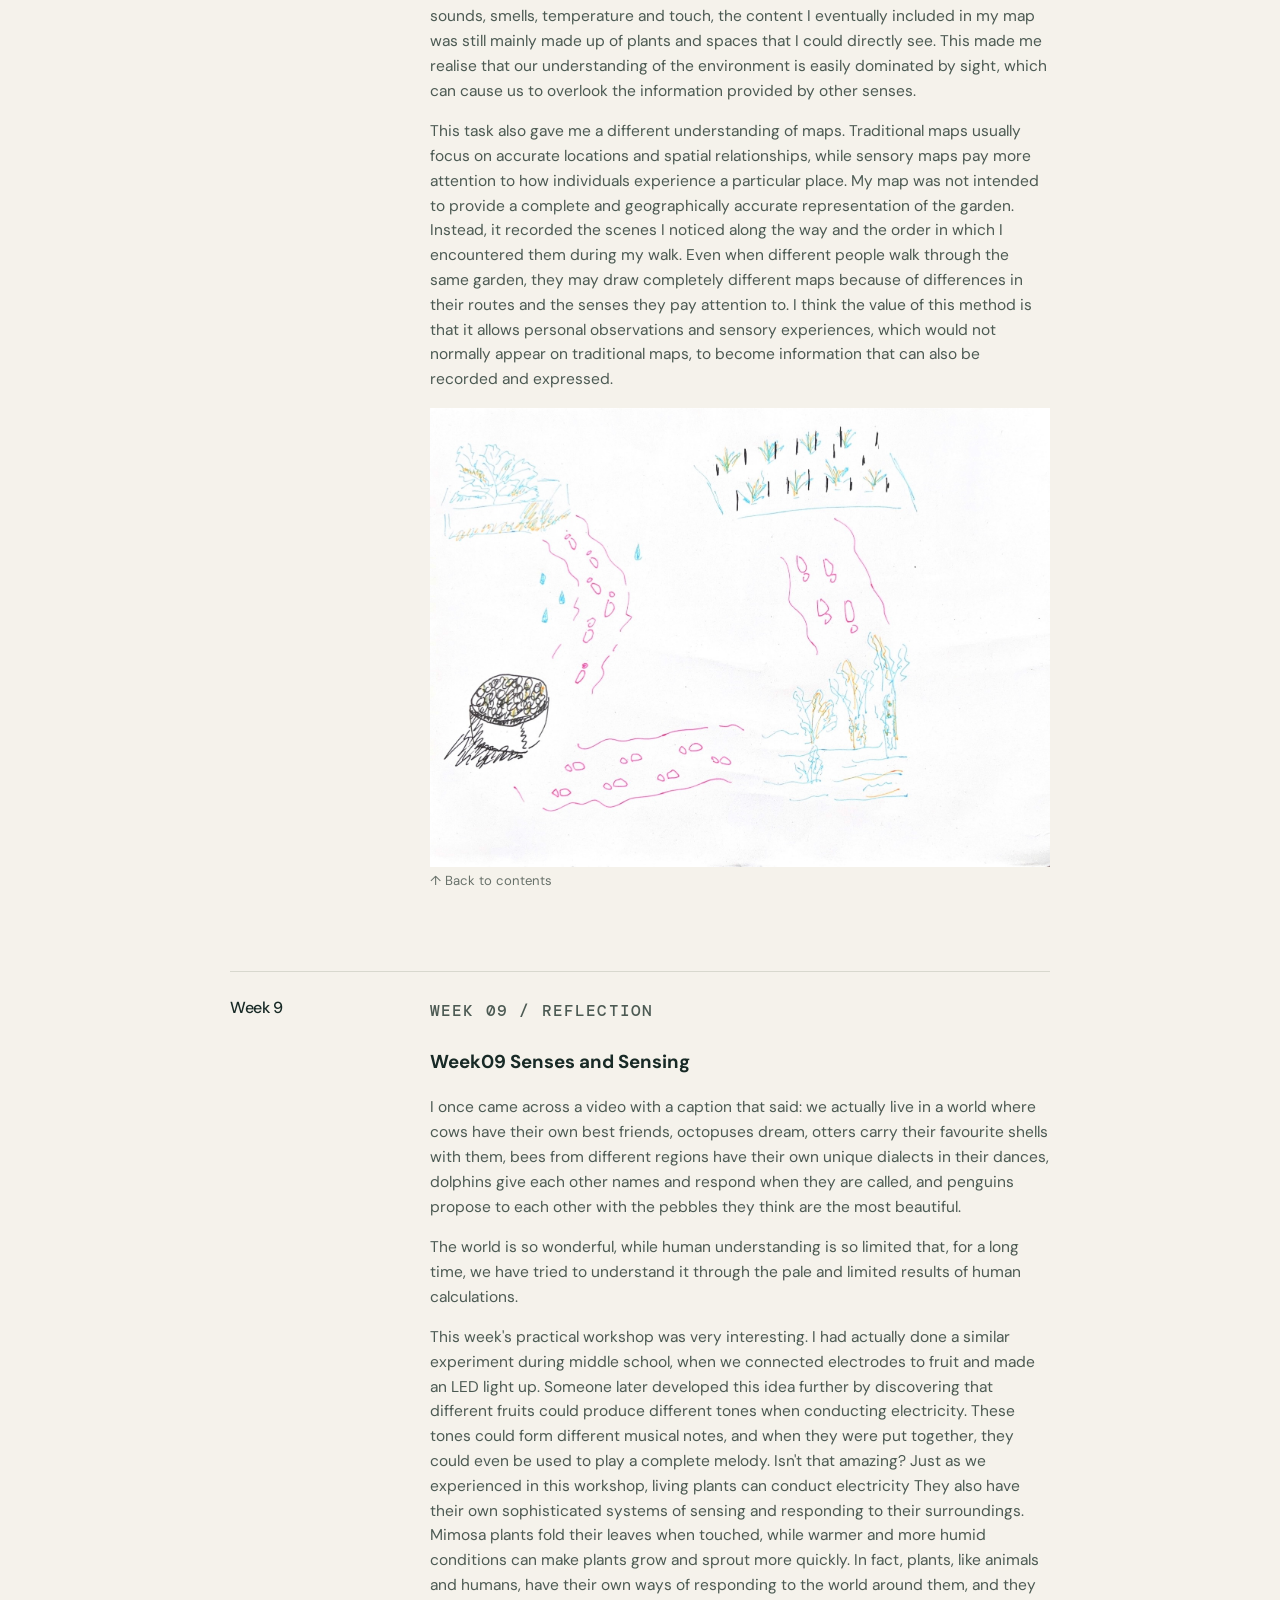
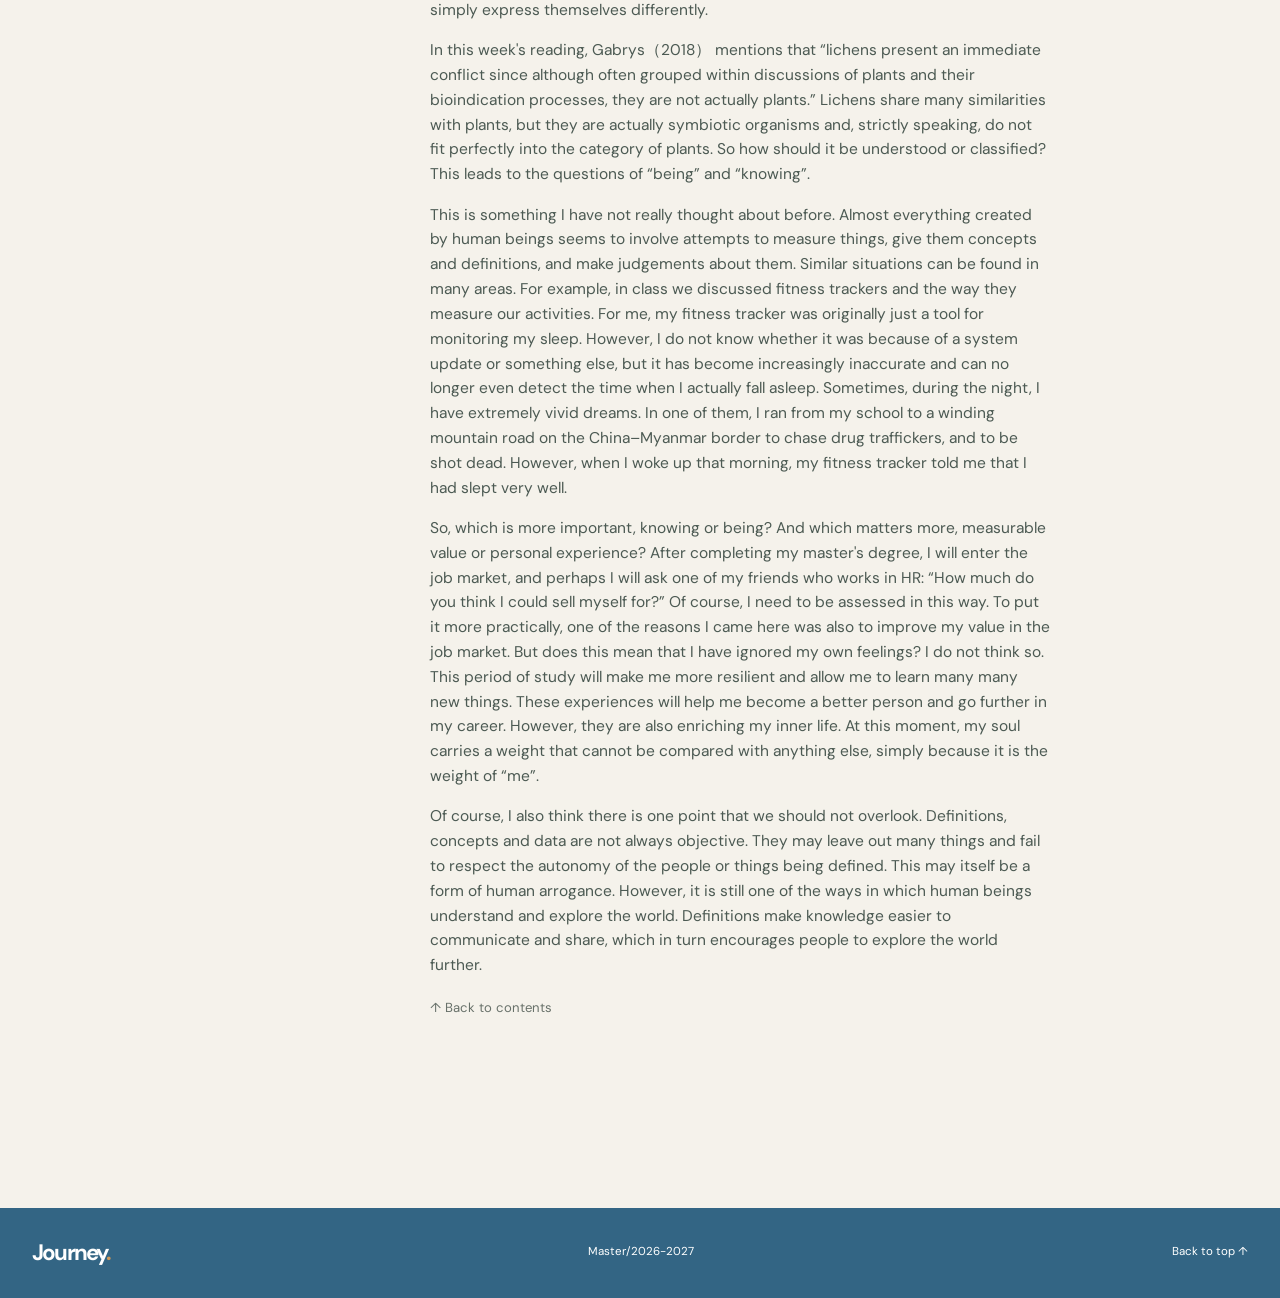
<file: reflection.html>
<!doctype html>
<html lang="en">
<head>
  <meta charset="utf-8">
  <meta name="viewport" content="width=device-width, initial-scale=1">
  <title>Weekly Reflections — Journey</title>
  <link rel="stylesheet" href="style.css">
  <script src="script.js" defer></script>
</head>
<body>
  <a class="skip-link" href="#main">Skip to content</a>

  <header class="site-header">
    <a class="wordmark" href="index.html#home">Journey<span>.</span></a>

    <button class="nav-toggle" type="button"
      aria-expanded="false" aria-controls="primary-nav">
      <span class="nav-toggle-lines" aria-hidden="true"></span>
      <span class="sr-only">Toggle navigation</span>
    </button>

    <nav class="primary-nav" id="primary-nav"
      aria-label="Primary navigation">
      <a href="index.html#showreel">Showreel</a>
      <a href="index.html#reflection">Reflection</a>
    </nav>
  </header>

  <main id="main">
    <section class="case-hero section-shell">
      <a class="back-link" href="index.html#reflection">
        ← Back to homepage
      </a>

      <p class="eyebrow">02 / REFLECTION</p>
      <h1>Weekly reflections.</h1>
      <p class="case-deck">
        To record my learning, ideas and reflections
        throughout the Digital Practice studies.
      </p>
    </section>

    <div class="case-content">

      <!-- WEEKLY DIRECTORY -->
      <section id="contents">
        <h2>Contents</h2>
        <div>
          <details>
            <summary>Open weekly directory</summary>
            <ul>
              <li><a href="#week-2">Week 2 — First workshop</a></li>
              <li><a href="#week-3">Week 3 — Web Scraping</a></li>
              <li><a href="#week-4">Week 4 — Data Collection</a></li>
              <li><a href="#week-5">Week 5 — Data Visualization</a></li>
              <li><a href="#week-6">Week 6 — Algorithmic Identity</a></li>
              <li><a href="#week-7">Week 7 — Identity Research</a></li>
              <li><a href="#week-8">Week 8 — Digital Ecologies</a></li>
              <li><a href="#week-9">Week 9 — Senses and Sensing</a></li>
              
            </ul>
          </details>
        </div>
      </section>

      <!-- WEEK 2 -->
      <section id="week-2">
        <h2>Week 2</h2>
        <div>
          <p class="eyebrow">WEEK 02 / REFLECTION</p>
          <h3>Week02  First workshop</h3>
          <p>
            It is interesting to create a piece of work and manage the operation logic. Actually, the course is a little bit similar to DW, which I learned during my postgraduate studies and that made my workshop easier to understand. However, I still made a funny mistake during the workshop which was that I forgot to press Save in VS Code. Well, at lease I will never do that again.
          </p>
          <p>
            In this week’s reading, one point struck me deeply. Gillespie mentions Silverstone’s opinion: “Once technologies are offered to the public, they undergo a process of ‘domestication.’” I think this theory of “domestication” can also be seen as a process of selection and adjustment. Users develop technological tools, exchange ideas within communities, and develop their own technologies. That providing these tools  “additional meanings that the technology provider could not have anticipated.” As their use deepens, some users become more devoted fans, while others stop using it. I was pleasantly surprised to read the term “domestication”, because it has a great summary of the behavior that everyone could do when facing any platform and gives meaning to this process.
          </p>  
          <p>
            The technology develops so fast. AI even could not write code when I was learning DW, and it could do that at lease one year ago cause I used AI to build up a questionnaire test during my internship. But I still need to amend some details because AI’s code could not run at all. So learning the rules of webpage making is still essential nowadays, because people should have the ability to type code just based on our brain and hand. At lease I should learn the establish logic even if I cannot do it.
          </p>
          <a class="back-link" href="#contents">↑ Back to contents</a>
        </div>
      </section>

      <!-- WEEK 3 -->
      <section id="week-3">
        <h2>Week 3</h2>
        <div>
          <p class="eyebrow">WEEK 03 / REFLECTION</p>
          <h3>Week03  Web Scraping</h3>
          <p>
          This week’s workshop focuses on web scraping. Compared with last week', this week's content is more complex and a new learning experience for me. Before this, I had little knowledge of web scraping, so it was difficult to understand the logic behind it and the specific operation process at first.
          </p>
          <p>
            In class, we tried using specialized web scraping software to collect data. Through practical operations, I have a more intuitive understanding of the basic process of web scraping, and I also began to understand how to find the information I need from a web page. I can obtain a large amount of comprehensive information from the scraping results. Compared with direct searching, web scraping “puts you in control of the precise nature of data extracted, the format in which it is stored, the time of the collection” (Venturini and Rogers, 2025). When scraping the main page, I can see that subheadings are clearly listed in the results, which is faster and more accurate than searching or manual collection. At the beginning, I did not fully understand the operation logic of each step. But as the task progressed, I could understand the role of each step from the effect after the step. Compared to simply reading relevant theoretical knowledge, completing a complete data scraping process myself made it easier for me to understand how this technology works. In addition to this, we also learned about writing code in Python for web scraping. But accomplishing the same task by writing code is significantly more difficult than using off-the-shelf software.
          </p>
          <p>
            Through this week's study, my biggest gain is that I have a preliminary understanding of web scraping, and I have begun to realize that data collection in digital media research is not a completely automated step without a thinking process. Whether using scraping software or writing code in Python, we need to first understand what data we want to collect and how we should obtain it. Different tools also differ in operational difficulty and flexibility. Learning digital methods requires not only understanding relevant concepts, but also gradually building an understanding of technical processes through practical operations.
          </p>
          <p>
            This week’s reading also mentioned Venturini and Rogers’s reflections on the ethics and legality of web scraping. As the article notes, “Whether this actually makes scraping illegal, however, is still an open (and much debated) question.” Platforms prohibit web scraping while simultaneously scraping information from other platforms and justifying this behavior. This seems contradictory, while it is almost like a convention that everyone does it. As a result, it seems that no information is protected.
          </p>
          <!-- Week 3 image -->
<img
  src="assets/week03-screenshot.png"
  alt="The scraping results"
>

          <a class="back-link" href="#contents">↑ Back to contents</a>
        </div>
      </section>

      <!-- WEEK 4 -->
<section id="week-4">
  <h2>Week 4</h2>
  <div>
    <p class="eyebrow">WEEK 04 / REFLECTION</p>

    <h3>Week04 Data Collection</h3>

    <p>
      We had our first group experience this week, and I was lucky to find some interesting group members. 
    </p>

    <p>
      In the process of collecting data, It is common to meet some moral and ethical problems. I think the most important issue is the question of "permission." Whether to accept the use of one's data is a very personal matter: someone cares and someone doesn’t.  We’re not sure about if the users are willing to allow researchers to collect their data. So whether we can collect someone's data may depend on whether they agree with the platform's rules, but perhaps they will not stop using the platform. Users and platforms may be somewhat dissatisfied with each other, but they continue to cooperate.
    </p>
    <p>
      As I discussed this issue further, I realized that whether data is publicly accessible is not entirely the same as whether researchers should use it. Even if the content posted by some users can be seen by anyone, it does not mean that they necessarily expect that the content will be collected, organized, or even used for academic analysis. Therefore, ethical issues in data collection may be more complex than we initially thought. We need to consider not only whether it is technically possible to obtain data, but also whether it is reasonable to obtain these data, and what responsibilities researchers should bear for the use of data.
    </p> 
    <p>
      Crawford（2021） illustrates a situation: “In addition to dispensing with the need for staged photo shoots, those responsible for assembling datasets presumed that the contents of the internet were theirs for the taking, beyond the need for agreements, signed releases, and ethics reviews.” In later articles, Crawford cites many examples of people ignoring the opinions of those being investigated and failing to seek their consent, especially in the collection of facial data. These incidents occurred earlier than the present day, and people today are more sensitive to and place greater importance on their privacy and portrait rights, which is also a sign of social progress. Crawford（2021） also mentioned that “ ‘data’ has become a bloodless word; it disguises both its material origins and its ends. And if data is seen as abstract and immaterial, then it more easily falls outside of traditional understandings and responsibilities of care, consent, or risk.” As investigators, we should also pay attention to more comprehensive considerations. Data is actually comes from people and represents their emotions, views, and other information, which means it should be treated with caution rather than simply regarded as capital or a resource.
    </p>
    <p>
   During the discussions in the workshop, our group members have talked about some special sences like disability. It seems that disability is not related to the usage of AI, but I think it deserves to discussed in order to access the situation of blind and deaf-mute individuals because AI can help them to a greater extent. We haven't finalized the keywords yet, so that is just an idea. I've started gathering data on specific topics from the website, hoping to present it smoothly during the workshop next week.
    </p>

    <a class="back-link" href="#contents">↑ Back to contents</a>
  </div>
</section>

      <!-- WEEK 5 -->
<section id="week-5">
  <h2>Week 5</h2>
  <div>
    <p class="eyebrow">WEEK 05 / REFLECTION</p>

    <h3>Week05 Data Visualization</h3>

    <p>
     This week we had a very meaningful group discussion. Looking back on the group work last week, we initially thought that we had considered the research topic and data collection direction more comprehensively. However, after practical operations and further discussions, we found that there were some problems with the original data classification and research scope. 
    </p>
    <p>
     From the beginning, we selected a variety of different AI tools as research objects, hoping to understand the use of AI by British college students and their attitudes towards different AI products by comparing these different tools. However, when we started collecting data, we discovered that not all AI tools were widely used among UK university students. Although we obtained a lot of posts, some of the data was not closely related to our research goals, so it was difficult to extract truly valuable information from the large number of results.
     </p>
    <p>
      Our team mainly scraped posts from Reddit about the use of AI by British college students, and collected about 100 pieces of data respectively for ChatGPT, DeepSeek, Gemini and Claude. After obtaining these data, we classified the posts according to several main dimensions according to different research purposes. During this process, I gradually realized that data classification is not simply labeling existing information, but a process in which researchers reorganize information based on their own research questions. A post might be about trust in AI, practical experience and academic use. If we classify based on only one of these aspects, we risk overlooking other valuable aspects of the message. Therefore, how to set reasonable classification standards and how to deal with the connections between different categories are very important part of data analysis. Thanks to reminds from Feigenbaum and Alamalhodaei (2020) , we had already established a fairly comprehensive set of criteria when we first created the table and prepared for the classification, and it avoided the trouble of subsequent revisions. This made me realize that data does not exist completely independent of the researcher. The data we choose, the keywords we use, and the criteria by which we categorize the data all affect the phenomena we can ultimately observe. 
    </p>
    <p>
      Beyond the data itself, this task also made me to reconsider the ethical issues involved in data collection. Although Reddit posts are publicly available and can be accessed through web scraping tools, this does not necessarily mean that the posters want their content to be collected and analyzed by researchers. This is especially true when posts involve relatively sensitive topics such as students’ learning experiences, personal feelings, or even academic misconduct; in such cases, we should handle the information with greater caution. Researchers need to consider how to protect posters’ privacy and whether usernames and other information that could identify individuals should be hidden when presenting research findings. Publicly accessible data and obtaining explicit consent from individuals are not entirely the same thing. Even if the content can be easily obtained by technology, we still need to consider whether its use is appropriate.
    </p>
    <p>
      Data visualization is not entirely unfamiliar to me, because I have encountered related content in my studies and work in the past. However, pivot table is a relatively new approach for me. With pivot tables, we can summarize originally scattered data according to different classification criteria, making it easier to observe the usage of different AI tools and the relationship between students’ trust in AI and its specific uses. Compared with reading a large number of posts directly, organized data and charts can help us identify more obvious trends quickly and make discussions among group members more concrete. However, data visualization is not as simple as just creating a chart. First, the classification of the data itself must be clear enough; otherwise, the chart may not accurately present the information we want to convey. Second, there may be overlaps between different categories, and some posts may contain multiple different viewpoints and purposes. If we oversimplify the data to make the chart more concise, we may lose some important information from the original posts.
    </p>
    <p>
      Reading Feigenbaum and Alamalhodaei’s (2020) opinions on semiotics in data storytelling made me think of some issues I had not noticed before. In my previous studies, I had made many PowerPoint presentations and added small symbols or illustrations when explain data. But my main purpose was simply to make the slides look more attractive and prevent them from appearing too plain and tedious. I had never thought about them in terms of semiotics, nor had I considered that these small icons and simple drawings could become part of how data presentation. In particular, Feigenbaum and Alamalhodaei (2020) argues that “This is important when visually representing sensitive subjects or creating icons that will travel across languages and cultures” left a deep impression on me. When cultures do not communicate with one another, simple symbols are indeed easier for readers to understand than words or language. For instance, the first words that a non-native English speaker learns are often “apple” or “banana,” and at that time, teachers usually show these words together with pictures of apples and bananas.
      </p>

    <img
      src="assets/week5.png"
    >

    <a class="back-link" href="#contents">↑ Back to contents</a>
  </div>
</section>

      
<!-- WEEK 6 -->
<section id="week-6">
  <h2>Week 6</h2>
  <div>
    <p class="eyebrow">WEEK 06 / REFLECTION</p>

    <h3>Week06 Algorithmic Identity</h3>

    <p>
      This week’s workshop showed that social media platforms collect far more personal information than just what we actively post; it also includes a large amount of data generated through our everyday browsing and interactions. The information we share with platforms and third parties is far more extensive than we might imagine. In exploring this, I found that Rednote’s Personal Information Collection List and Third-Party Information Sharing List are both placed relatively low on the settings page and are displayed in a small font, making them easy for users to miss. By contrast, the entry points for Douyin’s relevant policies and information records are easier to find. Although platforms provide explanations regarding the collection and use of personal information, whether users can easily locate and truly understand this content is also an important part of information transparency. In theory, platforms have fulfilled their obligation to inform users, but are the subtle manipulations around visibility exploiting loopholes in the rules?
    </p>

    <p>
    As I explored my personal activity records further, I found that Douyin allows users to view their browsing history from the past 48 hours, and can even track video watch progress, with filters for long videos and short videos. What surprised me even more was that Rednote actually lets users view content they browsed two months ago, far beyond my initial expectations. The article of Sumpter(2018) told me that Facebook is recognizing user’s emotions and level of engagement through facial expressions and interaction. The computer tasks can give some insight into our state of mind. The digital footprints we leave behind when using social media may be more complete than we realize. Many seemingly brief browsing sessions may actually serve as the basis for platforms to continuously analyze users, while the content we actively post is only a small part of our personal data. As Cheney-Lippold(2017) mentioned, we live in a world of ubiquitous networked communication and  ubiquitous surveillance.  
    </p>

    <p>
    While studying how algorithms understand users, I looked at the interest profiles Google generates based on individual browsing and usage records, but many of the categories did not align with my actual self-perception. The identity profiles constructed by algorithms cannot represent a person. Platforms identify users’ interests and habits through their ongoing browsing and interaction behaviors, but these behaviors do not necessarily reflect genuine, stable personal interests. A casual search may be interpreted by an algorithm as a particular personal preference. “We are ourselves, plus layers upon additional layers of what I have previously referred to as algorithmic identities.”(Cheney-Lippold, 2017)As a result, the identity constructed by an algorithm is more likely tobe a hypothesis formed by a platform based on specific data and computational methods, and this hypothesis is also always changing with the development of data. Cheney-Lippold made me realise this point, as he mentioned, “Our algorithmic identities are based on near-real-time interpretations of data. And as we produce more and more pieces of data, these interpretations must necessarily change.” 
    </p>

    <p>
      Overall, workshop in this week has made me realize that algorithms are not only collecting and processing personal information; they are also continuously defining and categorizing users through data. It is worth considering whether these categories affect what we are able to see and how we interact with the digital world when platforms build identity profiles based on limited data. If platforms’ understanding of us is inherently biased, should we make changes or break out of the data based information cocoons in which we live?
    </p>

    <a class="back-link" href="#contents">↑ Back to contents</a>
  </div>
</section>

      
<!-- WEEK 7 -->
<section id="week-7">
  <h2>Week 7</h2>
  <div>
    <p class="eyebrow">WEEK 07 / REFLECTION</p>

    <h3>Week07 Identity Research</h3>

    <p>
     Digitization means that in an atomic sense, we can no longer be called ourselves, but are constructed the identity in the data sense (Cheney-Lippold, 2017). I can feel the influence of digitization according to reviewed last week’s task of researching the Douyin content of 32 friends and fans. I found that the classification criteria I used were actually relatively rough. Many people's accounts post short single-person videos such as selfies and hand dances. I can only classify them into the lifestyle category. But this type of classification can only reflect what users are willing to publish publicly and does not truly represent their lives. For example, if an account posts content related to children for a long time, it only means that the user chooses to share the content on social platforms, but it does not mean that his life completely revolves around children. This made me realize that similar problems may arise when platforms build identity profiles through users’ public behaviors: they can only see part of a person’s life, rather than their complete personal identity. Our personalities and identities are all compressed into data, as Cheney-Lippold (2017) noted, “one of the primary terms of an algorithm is that everything is represented as data.”  </p>

    <p>
      I have also found that a platform’s understanding of users has a lot to do with how users use the platform. I usually use Rednote as a search tool, so the content on the recommended page is relatively cluttered. However, Douyin is my main entertainment platform, so its recommended content is relatively more in line with my real interests. Therefore, the same person may present completely different interest profiles on different platforms. What the algorithm identifies is not necessarily a stable personal identity, but may also be the behavioral characteristics of the user on a specific platform and usage scenario.
    </p>

    <p>
      Another issue that impressed me is that users’ real interests can be very specific, but the interest categories provided by the platform are often broad. For example, the platform determines that a user is interested in maternal and infant content. But in fact, he just wanted to know about outdoor places suitable for taking children, and did not want to be exposed to information about milk powder and parenting products. He will lend out content that he is not interested in through the platform’s push mechanism. Users may be able to block tags they are not interested in, but it is difficult to proactively and precisely decide what they want to see. Users are unclear about how algorithms behave, and they do not know how their data will be processed and analyzed, or how it will affect their own experience. This creates a “sense of helplessness” (Sumpter, 2018), and the specific behavior of algorithms is obscured within a “black box.”
    </p>

    <p>
     On the one hand, Sumpter(2018) uses his experiment of classifying 32 of his friends to demonstrate how algorithms “see” us. On the other hand, he also uses examples such as Google advertisements and COMPAS to discuss whether algorithms are truly fair and accurate. However, as he himself points out, algorithms are not as useful as they are often claimed to be. Algorithms are developing rapidly, but their limitations and problems are also being increasingly exposed. In this time, I am willing to place more trust on human beings. It is always people who decide how algorithms are used, whom they serve, and who should take responsibility for their consequences. As Julia Angwin has shown, it is people who take the initiative to open the black box, expose the biases within it, and push platforms to make changes. I started studying journalism and media before AI became widely used, and I used to take pride in my video editing skills. However, these skills can now be replaced by machines. During this time, I have witnessed the significant changes in the media industry. Nevertheless, I believe that real-life experiences and emotions, as well as people's questions and concerns about fairness are still difficult for machines to replace. Data certainly brings us greater efficiency and convenience, but it also creates risks and unfairness. Ultimately, data remains a tool created and used by human beings. How we use it, and how we take responsibility for the consequences of using it are still depend on us.
  </p>

       <img
      src="assets/week7-1.png" >

    <img
      src="assets/week7-2.png">

    <a class="back-link" href="#contents">↑ Back to contents</a>
  </div>
</section>

      
<!-- WEEK 8 -->
<section id="week-8">
  <h2>Week 8</h2>
  <div>
    <p class="eyebrow">WEEK 08 / REFLECTION</p>

    <h3>Week08 Digital Ecologies</h3>

    <p>
     This week's workshop allowed me to try a different way of observing and understanding the environment around me. At the beginning of the class, we carried out a sensory exercise using common objects such as grapes, oranges, biscuits and coriander. We experienced them through different senses, including sight, touch, smell, taste and hearing. This exercise made me realise that, even when we are familiar with something, we can still notice many details that are usually overlooked in some strange methods like its texture, smell and taste. We are usually used to quickly recognising and judging things around us, but this exercise encouraged us to slow down and focus on different sensory experiences. It also helped me realise that each sense can provide us with different information.
    </p>

    <p>
      Afterwards, we applied this way of observing to the environment around the Roger Stevens Building. I chose the garden behind the building and drew a map based on the route I actually walked. During my observation, I first saw a box of plants, followed by some beans that were beginning to grow, a lettuce field, and finally a neatly arranged seedling nursery with many small sticks placed in it. I used different colours and lines to record the plants and planting areas that I saw along the way. Through this process, I noticed that different parts of the same garden contained plants at different stages of growth and involved different planting methods. Compared with simply observing the garden as a whole, recording these scenes according to my walking route allowed me to pay more specific attention to the characteristics of different areas, as well as the relationship between the plants and human planting activities.
    </p>

    <p>
      When I looked back at my drawing process, I realised that I still relied quite heavily on sight to understand and record the environment. As Schafer (1994) mentioned, ear has gave way to the eye as the most important gatherer of information hundreds of years ago.  The class encouraged us to pay attention to different aspects, such as sounds, smells, temperature and touch, the content I eventually included in my map was still mainly made up of plants and spaces that I could directly see. This made me realise that our understanding of the environment is easily dominated by sight, which can cause us to overlook the information provided by other senses.
    </p>

    <p>This task also gave me a different understanding of maps. Traditional maps usually focus on accurate locations and spatial relationships, while sensory maps pay more attention to how individuals experience a particular place. My map was not intended to provide a complete and geographically accurate representation of the garden. Instead, it recorded the scenes I noticed along the way and the order in which I encountered them during my walk. Even when different people walk through the same garden, they may draw completely different maps because of differences in their routes and the senses they pay attention to. I think the value of this method is that it allows personal observations and sensory experiences, which would not normally appear on traditional maps, to become information that can also be recorded and expressed.
    </p>

    <img
      src="assets/week8.jpg"
    >

    <a class="back-link" href="#contents">↑ Back to contents</a>
  </div>
</section>

            <!-- WEEK 9 -->
      <section id="week-9">
        <h2>Week 9</h2>
        <div>
          <p class="eyebrow">WEEK 09 / REFLECTION</p>
          <h3>Week09  Senses and Sensing</h3>
          <p>
          I once came across a video with a caption that said: we actually live in a world where cows have their own best friends, octopuses dream, otters carry their favourite shells with them, bees from different regions have their own unique dialects in their dances, dolphins give each other names and respond when they are called, and penguins propose to each other with the pebbles they think are the most beautiful.  
          </p>
          <p>
          The world is so wonderful, while human understanding is so limited that, for a long time, we have tried to understand it through the pale and limited results of human calculations. 
          </p>  
          <p>
          This week's practical workshop was very interesting. I had actually done a similar experiment during middle school, when we connected electrodes to fruit and made an LED light up. Someone later developed this idea further by discovering that different fruits could produce different tones when conducting electricity. These tones could form different musical notes, and when they were put together, they could even be used to play a complete melody. Isn't that amazing? Just as we experienced in this workshop, living plants can conduct electricity They also have their own sophisticated systems of sensing and responding to their surroundings. Mimosa plants fold their leaves when touched, while warmer and more humid conditions can make plants grow and sprout more quickly. In fact, plants, like animals and humans, have their own ways of responding to the world around them, and they simply express themselves differently.  
          </p>
          <p>
            In this week's reading, Gabrys（2018） mentions that “lichens present an immediate conflict since although often grouped within discussions of plants and their bioindication processes, they are not actually plants.” Lichens share many similarities with plants, but they are actually symbiotic organisms and, strictly speaking, do not fit perfectly into the category of plants. So how should it be understood or classified? This leads to the questions of “being” and “knowing”.
          </p>
          <p>
            This is something I have not really thought about before. Almost everything created by human beings seems to involve attempts to measure things, give them concepts and definitions, and make judgements about them. Similar situations can be found in many areas. For example, in class we discussed fitness trackers and the way they measure our activities. For me, my fitness tracker was originally just a tool for monitoring my sleep. However, I do not know whether it was because of a system update or something else, but it has become increasingly inaccurate and can no longer even detect the time when I actually fall asleep. Sometimes, during the night, I have extremely vivid dreams. In one of them, I ran from my school to a winding mountain road on the China–Myanmar border to chase drug traffickers, and to be shot dead. However, when I woke up that morning, my fitness tracker told me that I had slept very well.
          </p>
          <p>
            So, which is more important, knowing or being? And which matters more, measurable value or personal experience? After completing my master's degree, I will enter the job market, and perhaps I will ask one of my friends who works in HR: “How much do you think I could sell myself for?” Of course, I need to be assessed in this way. To put it more practically, one of the reasons I came here was also to improve my value in the job market. But does this mean that I have ignored my own feelings? I do not think so. This period of study will make me more resilient and allow me to learn many many new things. These experiences will help me become a better person and go further in my career. However, they are also enriching my inner life. At this moment, my soul carries a weight that cannot be compared with anything else, simply because it is the weight of “me”.
          </p>
          <p>
            Of course, I also think there is one point that we should not overlook. Definitions, concepts and data are not always objective. They may leave out many things and fail to respect the autonomy of the people or things being defined. This may itself be a form of human arrogance. However, it is still one of the ways in which human beings understand and explore the world. Definitions make knowledge easier to communicate and share, which in turn encourages people to explore the world further.
          </p>
          <a class="back-link" href="#contents">↑ Back to contents</a>
        </div>
      </section>




    </div>
  </main>

  <footer class="site-footer section-shell">
    <a class="wordmark" href="index.html#home">Journey<span>.</span></a>
    <p>Master/2026-2027</p>
    <a href="#main">Back to top ↑</a>
  </footer>
</body>
</html>
</file>
<file: style.css>
@import url('https://fonts.googleapis.com/css2?family=DM+Mono:wght@400;500&family=DM+Sans:wght@400;500;600;700&family=Playfair+Display:ital,wght@1,500&display=swap');

:root {
  --paper: #f5f2eb;
  --ink: #182a26;
  --muted: #68716a;
  --line: #d8d8ce;
  --accent: #e36d46;
  --green: #b9c9b7;
  --font-body: 'DM Sans', Arial, sans-serif;
  --font-mono: 'DM Mono', monospace;
  --page-width: 1240px;
}

* { box-sizing: border-box; }
html { scroll-behavior: smooth; scroll-padding-top: 90px; }
body { margin: 0; background: var(--paper); color: var(--ink); font-family: var(--font-body); line-height: 1.6; }
a { color: inherit; text-decoration: none; }
img { display: block; max-width: 100%; }
button { font: inherit; }
::selection { background: var(--accent); color: #fffaf2; }
.section-shell { width: min(var(--page-width), calc(100% - 64px)); margin-inline: auto; }
.sr-only { position: absolute; width: 1px; height: 1px; padding: 0; margin: -1px; overflow: hidden; clip: rect(0,0,0,0); white-space: nowrap; border: 0; }
.skip-link { position: absolute; z-index: 100; top: -60px; left: 16px; background: var(--ink); color: white; padding: 10px 14px; }
.skip-link:focus { top: 12px; }

.site-header { height: 82px; width: 100%; margin: 0; padding-inline: max(32px, calc((100vw - 1240px) / 2)); box-sizing: border-box;display: flex; align-items: center;justify-content: space-between; background: #336584;border-bottom: none;color: #FFFFFF;}.site-header .wordmark,
.site-header .primary-nav a {
  color: #FFFFFF;
}

.site-header .wordmark span {
  color: #cf9959;
}
.wordmark { font-size: 1.4rem; font-weight: 700; letter-spacing: -.08em; }
.wordmark span { color: #cf9959; }
.primary-nav { display: flex; align-items: center; gap: 32px; font-size: .86rem; }
.primary-nav a { transition: color .2s ease; }
.primary-nav a:hover, .primary-nav a:focus-visible { color: #FFFFFF; }
.primary-nav .nav-resume { border: 1px solid var(--ink); padding: 9px 14px; border-radius: 100px; }
.nav-toggle { display: none; }

.hero { padding-top: clamp(76px, 11vw, 150px); padding-bottom: 0; }
.eyebrow { margin: 0 0 24px; color: var(--muted); font: 500 .68rem/1.5 var(--font-mono); letter-spacing: .075em; }
.status-dot { display: inline-block; width: 7px; height: 7px; margin-right: 8px; border-radius: 50%; background: #cf9959; vertical-align: 1px; }
h1, h2, h3, p { margin-top: 0; }
h1 { max-width: 950px; margin-bottom: 44px; font-size: 60px; font-weight: 500; line-height: .99; letter-spacing: -.085em; }
.serif-accent { color: #FFFFFF; font-family: var(--font-body); font-weight: 500; font-style: normal; letter-spacing: inherit; }
.about-section h2 .serif-accent {
  color: var(--ink);
}
.hero-bottom { display: flex; justify-content: space-between; align-items: end; gap: 36px; padding-bottom: 144px; }
.hero-intro { max-width: 550px; margin: 0; color: #4c5a53; font-size: clamp(1rem, 1.5vw, 1.2rem); line-height: 1.7; }
.hero-intro strong { color: var(--ink); font-weight: 600; }
.hero .eyebrow,
.hero h1,
.hero .hero-intro,
.hero .hero-intro strong {
  color: #FFFFFF;
}
.text-link {
  display: inline-flex;
  align-items: center;
  gap: 22px;
  padding-bottom: 7px;
  border-bottom: 1px solid #F7F4EF;
  font-size: .9rem;
  white-space: nowrap;
  color: #F7F4EF;
  transform: translateY(14px);
}

.text-link span {
  color: #F7F4EF;
  font-size: 1.1rem;
}

/* Full-width green information bar */
.hero-rule {
  display: flex;
  align-items: center;
  justify-content: space-between;

  width: 100vw;
  height: 1.5cm;
  margin-left: calc(50% - 50vw);
  padding: 0 max(20px, calc((100vw - 1240px) / 2));

  background-color: #336584;
  border-top: none;
  color: #FFFFFF;

  font: 500 .68rem/1.2 var(--font-mono);
  letter-spacing: .06em;
}


.work-section { padding-top: 105px; padding-bottom: 120px; }
.section-heading { display: flex; justify-content: space-between; align-items: end; gap: 32px; margin-bottom: 42px; }
.section-heading .eyebrow { margin-bottom: 16px; }
h2 { margin-bottom: 0; font-size: clamp(2rem, 4.5vw, 4.2rem); line-height: 1.04; font-weight: 500; letter-spacing: -.07em; }
.section-note { max-width: 300px; margin: 0 0 4px; color: var(--muted); font-size: .9rem; }
.project-grid { display: grid; grid-template-columns: repeat(2, minmax(0, 1fr)); gap: 62px 28px; }
.project-card-featured { grid-column: 1 / -1; }
.project-image { position: relative; display: block; overflow: hidden; background: #e1e4da; aspect-ratio: 1.55; }
.project-card-featured .project-image { aspect-ratio: 2.05; }
.project-image img { width: 100%; height: 100%; object-fit: cover; transition: transform .5s cubic-bezier(.2,.65,.3,1); }
.project-image:hover img, .project-image:focus-visible img { transform: scale(1.025); }
.image-index { position: absolute; top: 16px; left: 16px; padding: 6px 9px; color: var(--ink); background: var(--paper); font: .7rem var(--font-mono); }
.project-meta { display: flex; justify-content: space-between; margin-top: 19px; color: var(--muted); font: .62rem var(--font-mono); letter-spacing: .05em; }
.project-card h3 { margin: 11px 0 8px; font-size: clamp(1.35rem, 2vw, 1.8rem); font-weight: 500; letter-spacing: -.045em; }
.project-card h3 a:hover { color: var(--accent); }
.project-card > p { max-width: 540px; margin-bottom: 20px; color: var(--muted); font-size: .92rem; }
.arrow-link { display: inline-flex; gap: 16px; align-items: center; font-size: .85rem; border-bottom: 1px solid var(--line); padding-bottom: 5px; }
.arrow-link span { color: var(--accent); }

.about-section { padding-block: 100px 105px; background: var(--paper); }
.about-layout { display: grid; grid-template-columns: 1.05fr .95fr; gap: 8vw; }
.about-layout h2 { font-size: clamp(2.2rem, 4.3vw, 4.1rem); }
.about-copy { padding-top: 40px; }
.about-copy p { max-width: 550px; font-size: 1rem; }
.skill-tags { display: flex; flex-wrap: wrap; gap: 8px; margin: 27px 0 30px; }
.skill-tags span { border: 1px solid rgba(24,42,38,.3); border-radius: 100px; padding: 7px 11px; font-size: .72rem; }

.contact-section { padding-top: 110px; padding-bottom: 120px; }
.contact-section h2 { font-size: clamp(3rem, 7vw, 6.4rem); }
.contact-bottom { display: flex; justify-content: space-between; gap: 40px; margin-top: 54px; padding-top: 22px; border-top: 1px solid var(--line); }
.contact-bottom > p { max-width: 330px; color: var(--muted); font-size: .9rem; }
.contact-links { min-width: 280px; display: flex; flex-direction: column; align-items: flex-start; gap: 9px; font-size: .92rem; }
.contact-links a { border-bottom: 1px solid var(--line); padding-bottom: 5px; }
.contact-links a span { color: var(--accent); }
.contact-email { font-size: 1.1rem; }
.site-footer {
  display: flex;
  align-items: center;
  justify-content: space-between;
  gap: 24px;
  min-height: 90px;
  width: 100%;
  margin-inline: 0;
  padding-inline: max(32px, calc((100vw - 1240px) / 2));
  box-sizing: border-box;
  background: #336584;
  border-top: none;
  color:  #FFFFFF;
  font-size: .72rem;
}
.site-footer p { margin: 0; }
.site-footer .wordmark { color: #FFFFFF; }
.site-footer a {
  color: #FFFFFF;
}

/* Case-study pages */
.case-hero { padding-top: 90px; padding-bottom: 60px; }
.back-link { display: inline-block; margin-bottom: 52px; color: var(--muted); font-size: .82rem; }
.back-link:hover { color: var(--accent); }
.case-hero h1 { max-width: 950px; margin-bottom: 30px; font-size: clamp(3rem, 7vw, 6.7rem); }
.case-deck { max-width: 660px; color: #4c5a53; font-size: clamp(1.05rem, 1.7vw, 1.35rem); }
.case-facts { display: grid; grid-template-columns: repeat(3, minmax(0, 1fr)); gap: 20px; margin-top: 54px; padding-top: 18px; border-top: 1px solid var(--line); }
.case-fact-label { display: block; margin-bottom: 6px; color: var(--muted); font: .65rem var(--font-mono); text-transform: uppercase; }
.case-fact-value { font-size: .9rem; }
.case-cover { width: 100%; max-height: 620px; aspect-ratio: 1.75; object-fit: cover; background: var(--green); }
.case-content { width: min(820px, calc(100% - 48px)); margin: 80px auto 110px; }
.case-content section { display: grid; grid-template-columns: 170px 1fr; gap: 30px; padding: 28px 0; border-top: 1px solid var(--line); }
.case-content h2 { font-size: 1rem; letter-spacing: -.02em; }
.case-content p, .case-content li { color: #4c5a53; font-size: .97rem; }
.case-content p:last-child { margin-bottom: 0; }
.case-content ul { padding-left: 20px; }
.case-next { margin-top: 38px; padding: 28px; background: #e7e5dc; }
.case-next p { margin-bottom: 8px; font: .65rem var(--font-mono); text-transform: uppercase; }
.case-next a { display: inline-block; font-size: 1.25rem; border-bottom: 1px solid var(--ink); }

@media (max-width: 720px) {
  .section-shell { width: min(100% - 40px, var(--page-width)); }
  .site-header { height: 70px; width: 100%; padding-inline: 20px; }
  .nav-toggle { display: block; width: 42px; height: 42px; border: 1px solid var(--line); border-radius: 50%; background: transparent; cursor: pointer; }
  .nav-toggle-lines, .nav-toggle-lines::before, .nav-toggle-lines::after { display: block; position: relative; width: 16px; height: 1px; margin: auto; background: var(--ink); content: ''; }
  .nav-toggle-lines::before { position: absolute; top: -5px; }
  .nav-toggle-lines::after { position: absolute; top: 5px; }
  .primary-nav { display: none; position: absolute; z-index: 10; top: 70px; left: 0; right: 0; padding: 22px 20px 26px; flex-direction: column; align-items: flex-start; gap: 20px; background: #336584; border-bottom: 1px solid var(--line); }
  .primary-nav.is-open { display: flex; }
  .primary-nav .nav-resume { padding: 7px 12px; }
  .hero { padding-top: 76px; }
  h1 { font-size: 60px; margin-bottom: 32px; }
  .hero-bottom, .section-heading, .contact-bottom { align-items: flex-start; flex-direction: column; }
  .hero-bottom { padding-bottom: 48px; gap: 25px; }
  .work-section { padding-block: 76px 84px; }
  .section-heading { gap: 18px; }
  .project-grid { grid-template-columns: 1fr; gap: 42px; }
  .project-card-featured { grid-column: auto; }
  .project-card-featured .project-image, .project-image { aspect-ratio: 1.25; }
  .about-section { padding-block: 76px; }
  .about-layout { grid-template-columns: 1fr; gap: 20px; }
  .about-copy { padding-top: 10px; }
  .contact-section { padding-block: 80px; }
  .contact-bottom { gap: 24px; margin-top: 34px; }
  .contact-links { min-width: 0; }
  .site-footer { flex-wrap: wrap; padding-block: 22px; width: min(826.67px, calc(66.6667% - 26.67px)); }
  .site-footer p { order: 3; width: 100%; }
  .case-hero { padding-top: 64px; }
  .back-link { margin-bottom: 34px; }
  .case-facts { grid-template-columns: 1fr; gap: 16px; margin-top: 35px; }
  .case-content { margin-block: 55px 75px; }
  .case-content section { grid-template-columns: 1fr; gap: 14px; }
}

@media (prefers-reduced-motion: reduce) {
  html { scroll-behavior: auto; }
  *, *::before, *::after { transition-duration: .01ms !important; animation-duration: .01ms !important; animation-iteration-count: 1 !important; }
}

 
/* Hero section background image */
.hero {
  position: relative;
  isolation: isolate;
  overflow: hidden;

  width: 100%;
  margin-inline: 0;
  padding-inline: max(20px, calc((100% - 1240px) / 2));

  background-color: #F7F4EF;
  background-image: none;
}

/* Background layer: extend down, then crop */
.hero::before {
  content: "";
  position: absolute;
  top: 0;
  right: 0;
  bottom: 0;
  left: 0;
  z-index: -1;

  background-image: url("assets/IMG_0328.jpg");
  background-size: cover;
  background-position: 86% 60%;
  background-repeat: no-repeat;
}

}
</file>
